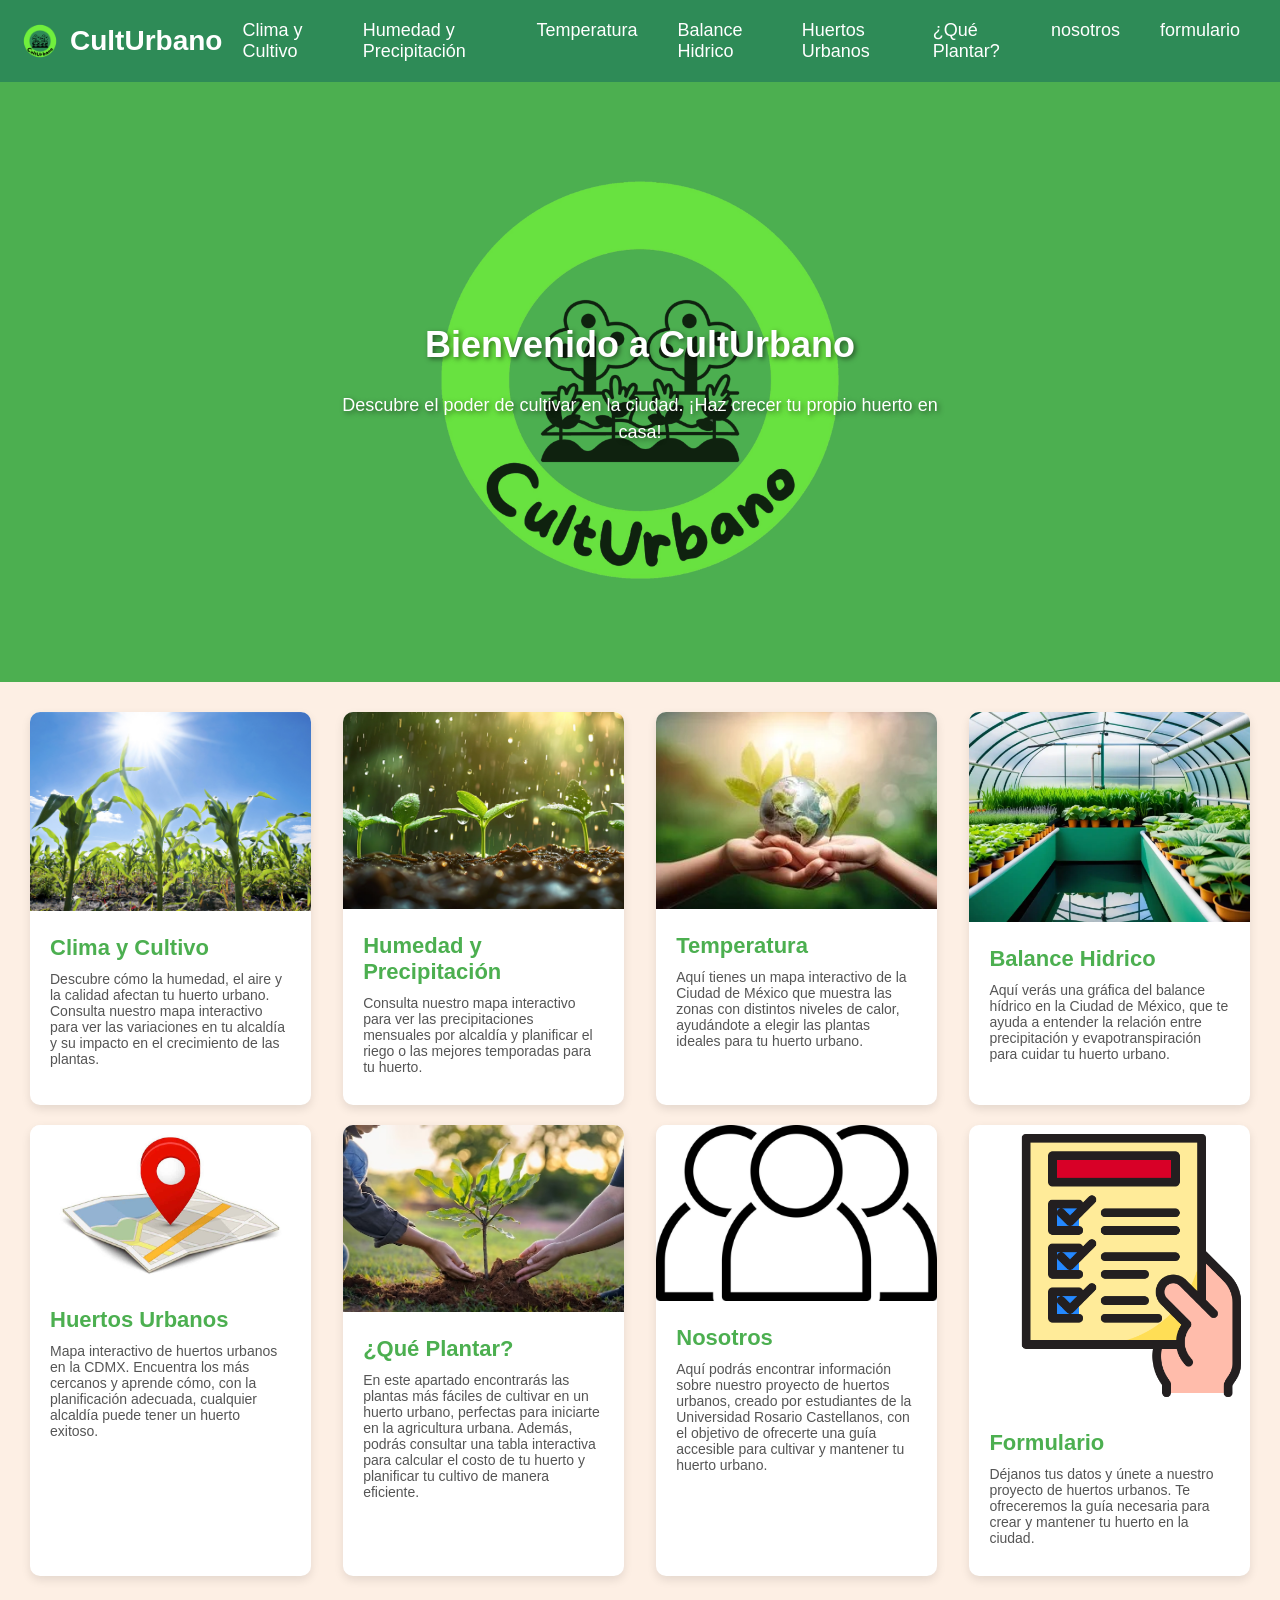
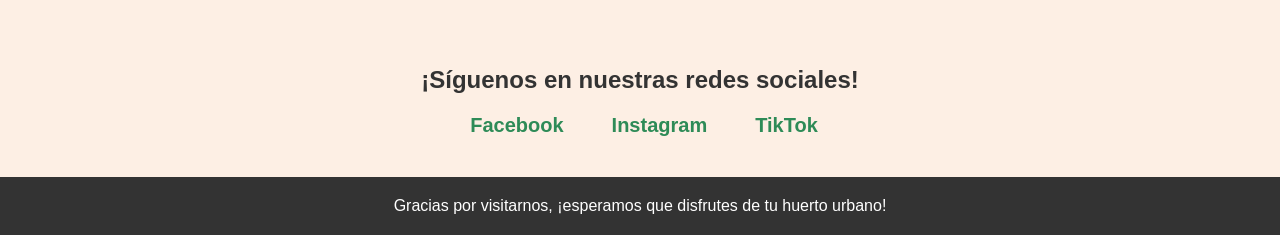
<file: PAGINA HTML Y CSS/HTML/index.html>
<!DOCTYPE html>
<html lang="es">
<head>
    <meta charset="UTF-8">
    <meta name="viewport" content="width=device-width, initial-scale=1.0">
    <title>CultUrbano</title>
    <link rel="stylesheet" href="aaindex.css">
</head>
<body>

    <!-- Barra de navegación -->
    <header>
        <nav class="navbar">
            <div class="logo">
                <a href="#">
                    <img src="z2LOGO.png" alt="Logo de URC HUERTOS URBANOS" class="logo-img">
                    <span>CultUrbano</span>
                </a>
            </div>
            <ul class="nav-links">
                <li><a href="2climaycultivo2.html">Clima y Cultivo</a></li>
                <li><a href="3humedad3.html">Humedad y Precipitación</a></li>
                <li><a href="4temperatura4.html">Temperatura</a></li>
                <li><a href="5balancehidrico5.html">Balance Hidrico</a></li>
                <li><a href="6huertoshurbanos.html">Huertos Urbanos</a></li>
                <li><a href="7queplantar7.html">¿Qué Plantar?</a></li>
                <li><a href="8nosotros8.html">nosotros</a></li>
                <li><a href="9formulario9.html">formulario</a></li>
            </ul>
            <div class="menu-toggle" id="menu-toggle">
                <span class="bar"></span>
                <span class="bar"></span>
                <span class="bar"></span>
            </div>
        </nav>
    </header>

    <!-- Imagen de bienvenida -->
    <section class="welcome">
        <div class="welcome-image">
            <img src="z2LOGO.png" alt="Bienvenida a Huertos Urbanos">
        </div>
        <div class="welcome-text">
            <h1>Bienvenido a CultUrbano</h1>
            <p>Descubre el poder de cultivar en la ciudad. ¡Haz crecer tu propio huerto en casa!</p>
        </div>
    </section>

    <!-- Secciones -->
    <div class="sections-container">
        <!-- clima y cultivo -->
        <section class="section-box" id="inicio">
            <div class="box-image">
                <img src="w3cultivo.png" alt="Inicio">
            </div>
            <div class="box-content">
                <h2><a href="2climaycultivo2.html">Clima y Cultivo</a></h2>
                <p>
                    Descubre cómo la humedad, el aire y la calidad afectan tu huerto urbano. Consulta nuestro mapa interactivo para ver las variaciones en tu alcaldía y su impacto en el crecimiento de las plantas.</p>
            </div>
        </section>

        <!-- Humedad y Precipitación -->
        <section class="section-box" id="beneficios">
            <div class="box-image">
                <img src="w2humedad.png" alt="Beneficios">
            </div>
            <div class="box-content">
                <h2><a href="3humedad3.html">Humedad y Precipitación</a></h2>
                <p> 
                    Consulta nuestro mapa interactivo para ver las precipitaciones mensuales por alcaldía y planificar el riego o las mejores temporadas para tu huerto.</p>
            </div>
        </section>

        <!-- temperatura -->
        <section class="section-box" id="temperatura">
            <div class="box-image">
                <img src="w4temperatura.png" alt="temperatura">
            </div>
            <div class="box-content">
                <h2><a href="4temperatura4.html">Temperatura</a></h2>
                <p>
                    Aquí tienes un mapa interactivo de la Ciudad de México que muestra las zonas con distintos niveles de calor, ayudándote a elegir las plantas ideales para tu huerto urbano.</p>
            </div>
        </section>

        <!-- balance hidrico -->
        <section class="section-box" id="balance hidrico">
            <div class="box-image">
                <img src="w5balance.png" alt="balance hidrico">
            </div>
            <div class="box-content">
                <h2><a href="5balancehidrico5.html">Balance Hidrico</a></h2>
                <p>Aquí verás una gráfica del balance hídrico en la Ciudad de México, que te ayuda a entender la relación entre precipitación y evapotranspiración para cuidar tu huerto urbano.</p>
            </div>
        </section>

        <!-- huertos urbanos  -->
        <section class="section-box" id="huertos urbanos">
            <div class="box-image">
                <img src="w6ubicacion.png" alt="huertos urbanos">
            </div>
            <div class="box-content">
                <h2><a href="6huertoshurbanos.html">Huertos Urbanos</a></h2>
                <p>Mapa interactivo de huertos urbanos en la CDMX. Encuentra los más cercanos y aprende cómo, con la planificación adecuada, cualquier alcaldía puede tener un huerto exitoso.</p>
            </div>
        </section>

        <!-- ¿que pantar?-->
        <section class="section-box" id="que plantar">
            <div class="box-image">
                <img src="w7queplantar.png" alt="que plantar">
            </div>
            <div class="box-content">
                <h2><a href="7queplantar7.html">¿Qué Plantar?</a></h2>
                <p>En este apartado encontrarás las plantas más fáciles de cultivar en un huerto urbano, perfectas para iniciarte en la agricultura urbana. Además, podrás consultar una tabla interactiva para calcular el costo de tu huerto y planificar tu cultivo de manera eficiente.</p>
            </div>
        </section>

        <!-- nosotros -->
        <section class="section-box" id="nosotros">
            <div class="box-image">
                <img src="w8nosotros.png" alt="nosotros">
            </div>
            <div class="box-content">
                <h2><a href="8nosotros8.html">Nosotros</a></h2>
                <p>Aquí podrás encontrar información sobre nuestro proyecto de huertos urbanos, creado por estudiantes de la Universidad Rosario Castellanos, con el objetivo de ofrecerte una guía accesible para cultivar y mantener tu huerto urbano.</p>
            </div>
        </section>

        <!-- formulario -->
        <section class="section-box" id="Formulario">
            <div class="box-image">
                <img src="w10fondofor.png" alt="formulario">
            </div>
            <div class="box-content">
                <h2><a href="9formulario9.html">Formulario</a></h2>
                <p>Déjanos tus datos y únete a nuestro proyecto de huertos urbanos. Te ofreceremos la guía necesaria para crear y mantener tu huerto en la ciudad.</p>
            </div>
        </section>
    </div>

<!-- Redes Sociales -->
<section class="socials">
    <h2>¡Síguenos en nuestras redes sociales!</h2>
    <div class="social-icons">
        <a href="https://www.facebook.com/share/19fzF3QLQb/" target="_blank" class="social-icon">
            <i class="fab fa-facebook"></i> Facebook
        </a>
        <a href="https://www.instagram.com/cult.urbano/profilecard/?igsh=NW1odTZrNXhubW9i" target="_blank" class="social-icon">
            <i class="fab fa-instagram"></i> Instagram
        </a>
        <a href="https://www.tiktok.com/@cult.urbano?_t=8rh2OTpBUlc&_r=1" target="_blank" class="social-icon">
            <i class="fab fa-tiktok"></i> TikTok
        </a>
    </div>
</section>

    <!-- Agradecimiento -->
    <footer>
        <p>Gracias por visitarnos, ¡esperamos que disfrutes de tu huerto urbano!</p>
    </footer>

    <script>
        // JavaScript para menú de navegación en dispositivos móviles
        const menuToggle = document.getElementById('menu-toggle');
        const navLinks = document.querySelector('.nav-links');

        menuToggle.addEventListener('click', () => {
            navLinks.classList.toggle('active');
        });
    </script>

</body>
</html>
</file>
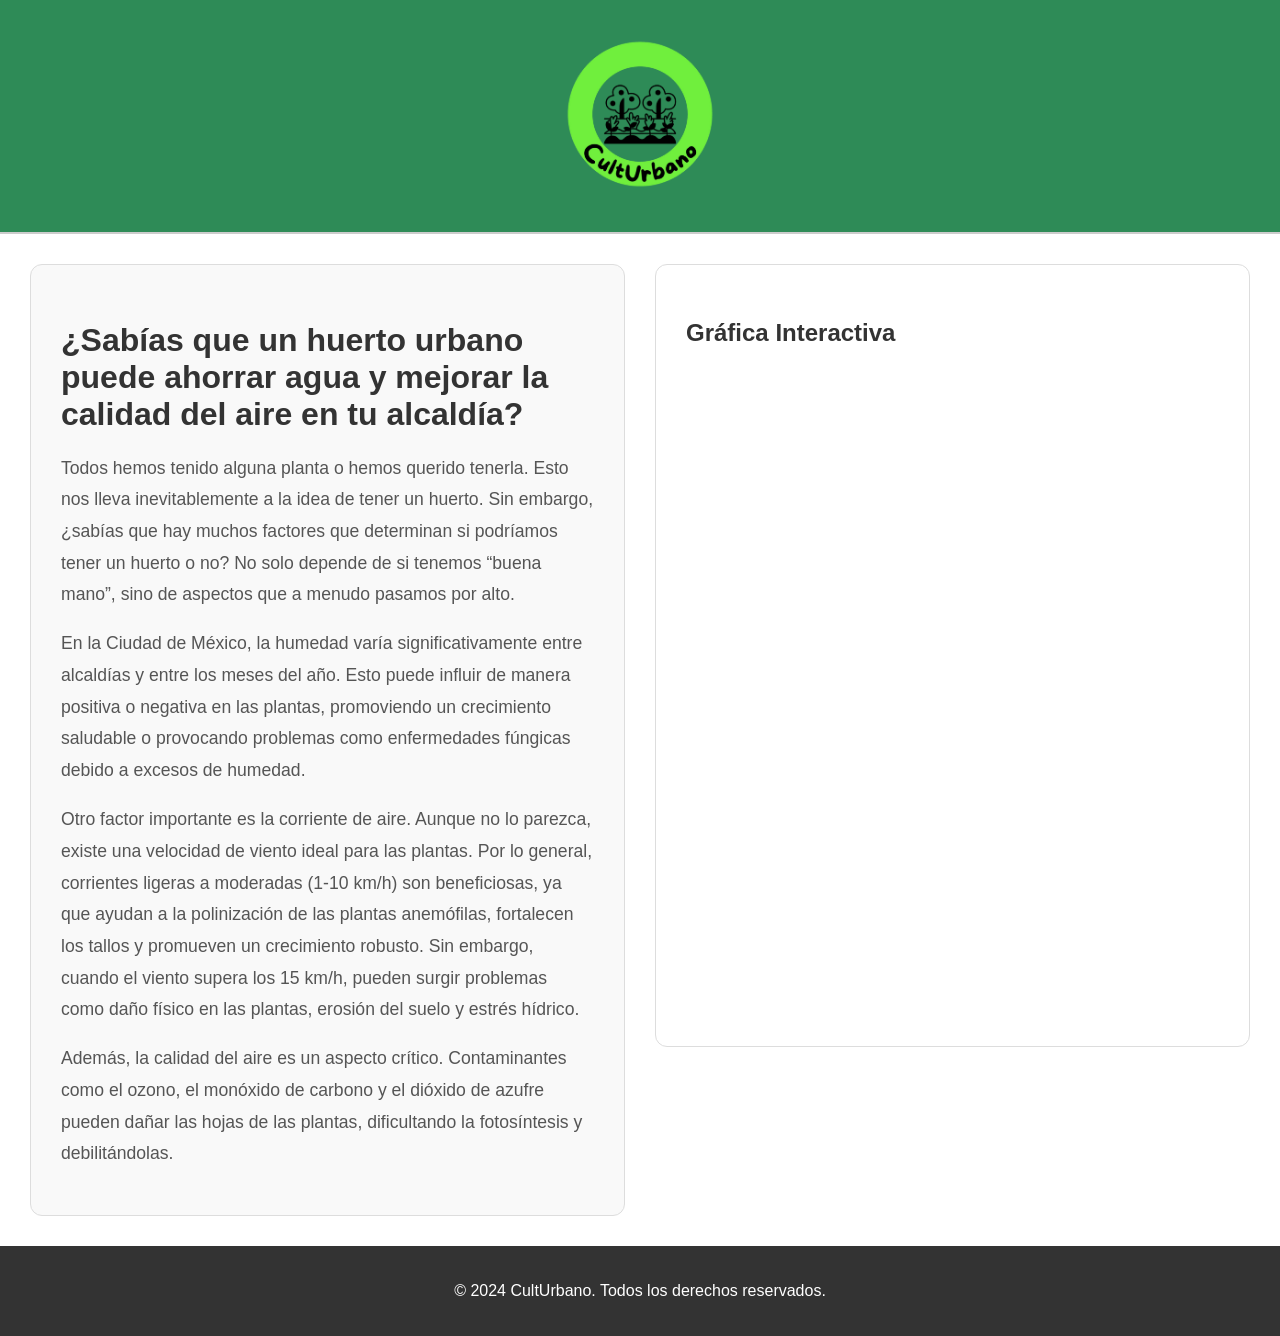
<file: PAGINA HTML Y CSS/HTML/2climaycultivo2.html>
<!DOCTYPE html>
<html lang="es">
<head>
    <meta charset="UTF-8">
    <meta name="viewport" content="width=device-width, initial-scale=1.0">
    <title>Clima y Cultivo</title>
    <link rel="stylesheet" href="aclimaycultivo.css">
</head>
<body>
    <header>
        <div class="logo-container">
            <a href="index.html">
                <img src="z2LOGO.png" alt="Logo Huerto" class="logo">
            </a>
        </div>
    </header>
    <main class="clima-cultivo">
        <div class="content-container">
            <section class="resumen">
                <h2>¿Sabías que un huerto urbano puede ahorrar agua y mejorar la calidad del aire en tu alcaldía?</h2>
                <p>Todos hemos tenido alguna planta o hemos querido tenerla. Esto nos lleva inevitablemente a la idea de tener un huerto. Sin embargo, ¿sabías que hay muchos factores que determinan si podríamos tener un huerto o no? No solo depende de si tenemos “buena mano”, sino de aspectos que a menudo pasamos por alto.</p>
                <p>En la Ciudad de México, la humedad varía significativamente entre alcaldías y entre los meses del año. Esto puede influir de manera positiva o negativa en las plantas, promoviendo un crecimiento saludable o provocando problemas como enfermedades fúngicas debido a excesos de humedad.</p>
                <p>Otro factor importante es la corriente de aire. Aunque no lo parezca, existe una velocidad de viento ideal para las plantas. Por lo general, corrientes ligeras a moderadas (1-10 km/h) son beneficiosas, ya que ayudan a la polinización de las plantas anemófilas, fortalecen los tallos y promueven un crecimiento robusto. Sin embargo, cuando el viento supera los 15 km/h, pueden surgir problemas como daño físico en las plantas, erosión del suelo y estrés hídrico.</p>
                <p>Además, la calidad del aire es un aspecto crítico. Contaminantes como el ozono, el monóxido de carbono y el dióxido de azufre pueden dañar las hojas de las plantas, dificultando la fotosíntesis y debilitándolas.</p>
            </section>
            <section class="grafica">
                <h3>Gráfica Interactiva</h3>
                <iframe title="PROMEDIO CLIMA CDMX" width="100%" height="500" src="https://app.powerbi.com/view?r=eyJrIjoiYzliNmU5ZTctMGZhMC00NGJmLWI4Y2ItZmYzYjJlZWI4OTRjIiwidCI6ImY2YjliNmRjLWVjYWYtNDNkZi1hMTljLWRjMDg0NGZjZmZmMSJ9" frameborder="0" allowfullscreen="true"></iframe>
            </section>
        </div>
    </main>
    <footer class="footer">
        <p>© 2024 CultUrbano. Todos los derechos reservados.</p>
    </footer>
</body>
</html>
</file>
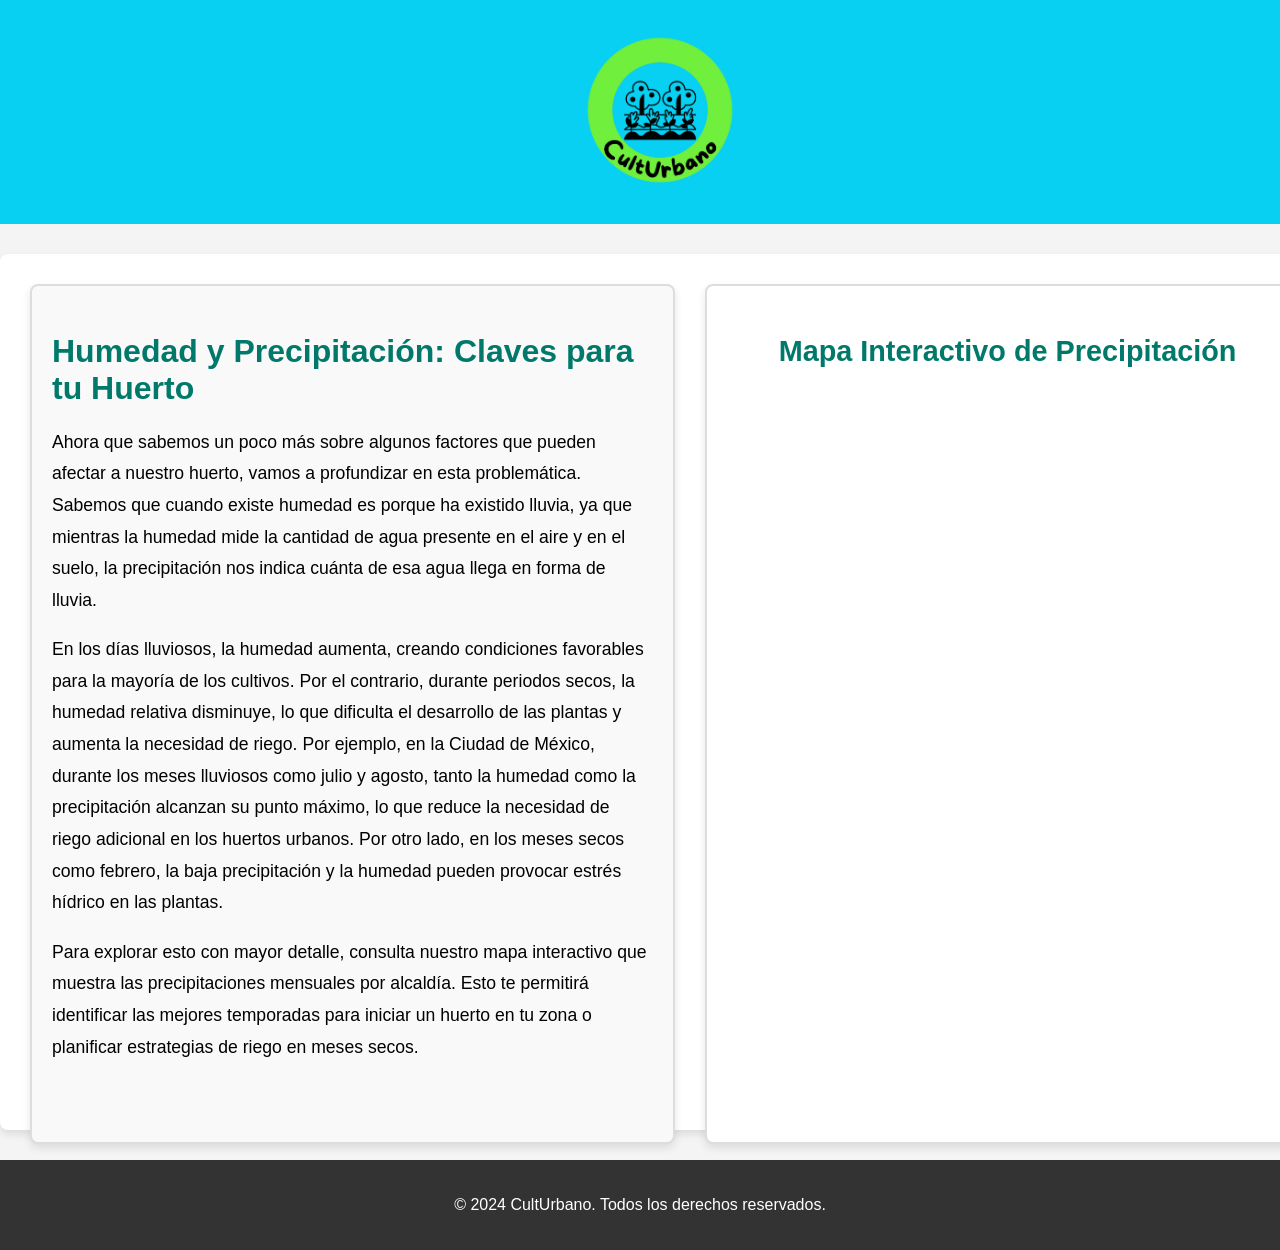
<file: PAGINA HTML Y CSS/HTML/3humedad3.html>
<!DOCTYPE html>
<html lang="es">
<head>
    <meta charset="UTF-8">
    <meta name="viewport" content="width=device-width, initial-scale=1.0">
    <title>Humedad y Precipitación</title>
    <link rel="stylesheet" href="bhumedad.css">
</head>
<body>
    <header>
        <div class="logo-container">
            <a href="segunda-pagina.html">
                <img src="z2LOGO.png" alt="Logo Precipitación" class="logo">
            </a>
        </div>
    </header>
    <main class="content-container">
        <section class="resumen">
            <h2>Humedad y Precipitación: Claves para tu Huerto</h2>
            <p>
                Ahora que sabemos un poco más sobre algunos factores que pueden afectar a nuestro huerto, 
                vamos a profundizar en esta problemática. Sabemos que cuando existe humedad es porque ha existido lluvia, 
                ya que mientras la humedad mide la cantidad de agua presente en el aire y en el suelo, la precipitación 
                nos indica cuánta de esa agua llega en forma de lluvia.
            </p>
            <p>
                En los días lluviosos, la humedad aumenta, creando condiciones favorables para la mayoría de los cultivos. 
                Por el contrario, durante periodos secos, la humedad relativa disminuye, lo que dificulta el desarrollo de 
                las plantas y aumenta la necesidad de riego. Por ejemplo, en la Ciudad de México, durante los meses lluviosos 
                como julio y agosto, tanto la humedad como la precipitación alcanzan su punto máximo, lo que reduce la necesidad 
                de riego adicional en los huertos urbanos. Por otro lado, en los meses secos como febrero, la baja precipitación 
                y la humedad pueden provocar estrés hídrico en las plantas.
            </p>
            <p>
                Para explorar esto con mayor detalle, consulta nuestro mapa interactivo que muestra las precipitaciones mensuales 
                por alcaldía. Esto te permitirá identificar las mejores temporadas para iniciar un huerto en tu zona o planificar 
                estrategias de riego en meses secos.
            </p>
        </section>
        <section class="grafica">
            <h3>Mapa Interactivo de Precipitación</h3>
            <iframe title="PROMEDIO PRECIPITACION" 
                    src="https://app.powerbi.com/view?r=eyJrIjoiMTczMzUyOTAtNDc2MC00ZGYxLThjMDAtODhjYWY5YzBjYjI4IiwidCI6ImY2YjliNmRjLWVjYWYtNDNkZi1hMTljLWRjMDg0NGZjZmZmMSJ9" 
                    allowfullscreen>
            </iframe>
        </section>
    </main>
    <footer class="footer">
        <p>© 2024 CultUrbano. Todos los derechos reservados.</p>
    </footer>
</body>
</html>
</file>
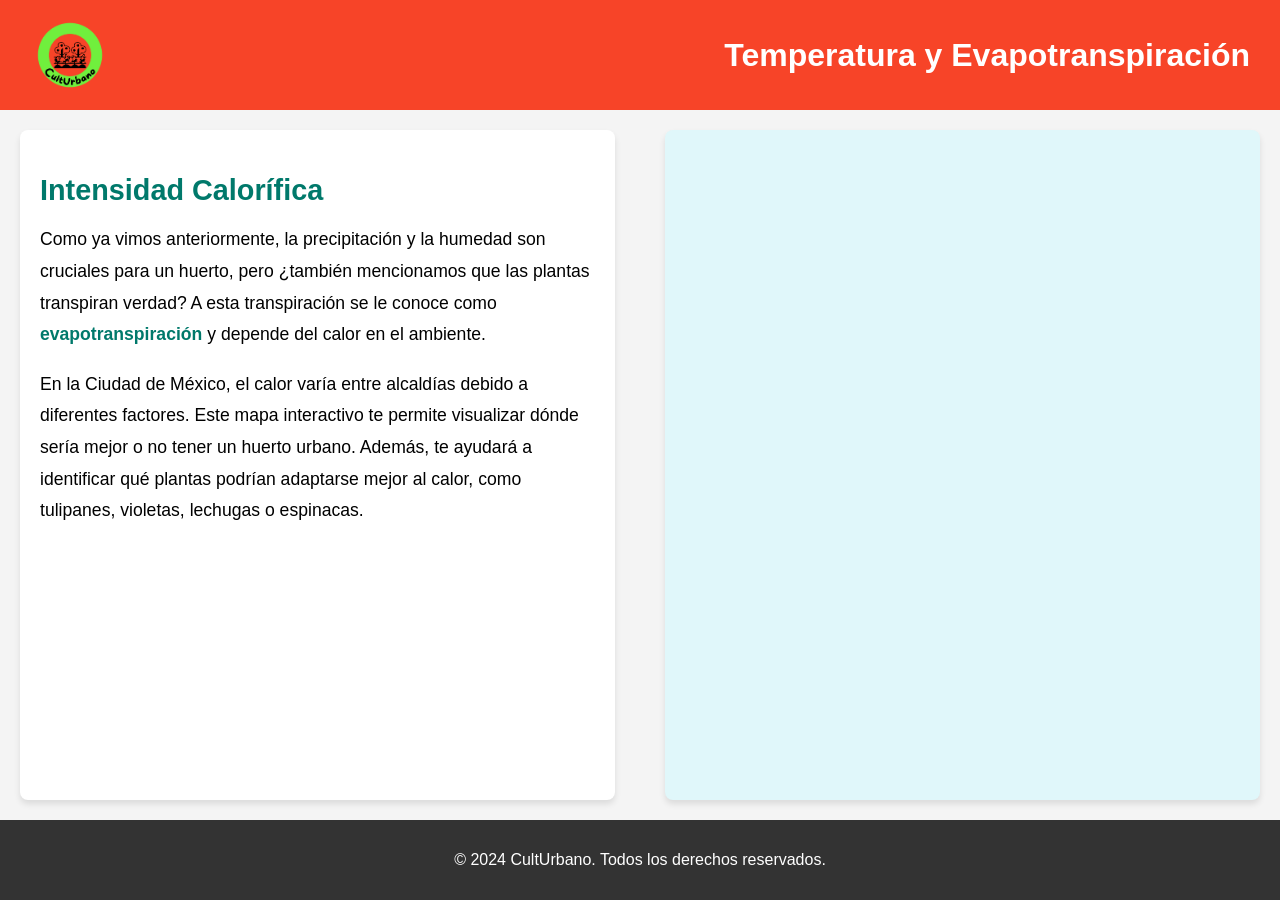
<file: PAGINA HTML Y CSS/HTML/4temperatura4.html>
<!DOCTYPE html>
<html lang="es">
<head>
    <meta charset="UTF-8">
    <meta name="viewport" content="width=device-width, initial-scale=1.0">
    <title>Temperatura y Evapotranspiración</title>
    <link rel="stylesheet" href="ctemperatura.css">
</head>
<body>
    <header class="header">
        <img src="z2LOGO.png" alt="Logo Huerto Urbano" class="logo">
        <h1>Temperatura y Evapotranspiración</h1>
    </header>

    <section class="content">
        <!-- Resumen textual -->
        <div class="text-section">
            <h2>Intensidad Calorífica</h2>
            <p>
                Como ya vimos anteriormente, la precipitación y la humedad son cruciales para un huerto, pero ¿también mencionamos que las plantas transpiran verdad? A esta transpiración se le conoce como <strong>evapotranspiración</strong> y depende del calor en el ambiente.
            </p>
            <p>
                En la Ciudad de México, el calor varía entre alcaldías debido a diferentes factores. Este mapa interactivo te permite visualizar dónde sería mejor o no tener un huerto urbano. Además, te ayudará a identificar qué plantas podrían adaptarse mejor al calor, como tulipanes, violetas, lechugas o espinacas.
            </p>
        </div>

        <!-- Mapa interactivo -->
        <div class="map-container">
            <iframe 
                title="INTENSIDAD CALORÍFICA" 
                src="https://app.powerbi.com/view?r=eyJrIjoiNGNiMDAwNDAtZGFjZi00Y2M3LTk0NDQtZGQyMTI1YWJhYWRlIiwidCI6ImY2YjliNmRjLWVjYWYtNDNkZi1hMTljLWRjMDg0NGZjZmZmMSJ9" 
                allowfullscreen>
            </iframe>
        </div>
    </section>

    <footer class="footer">
        <p>© 2024 CultUrbano. Todos los derechos reservados.</p>
    </footer>
</body>
</html>
</file>
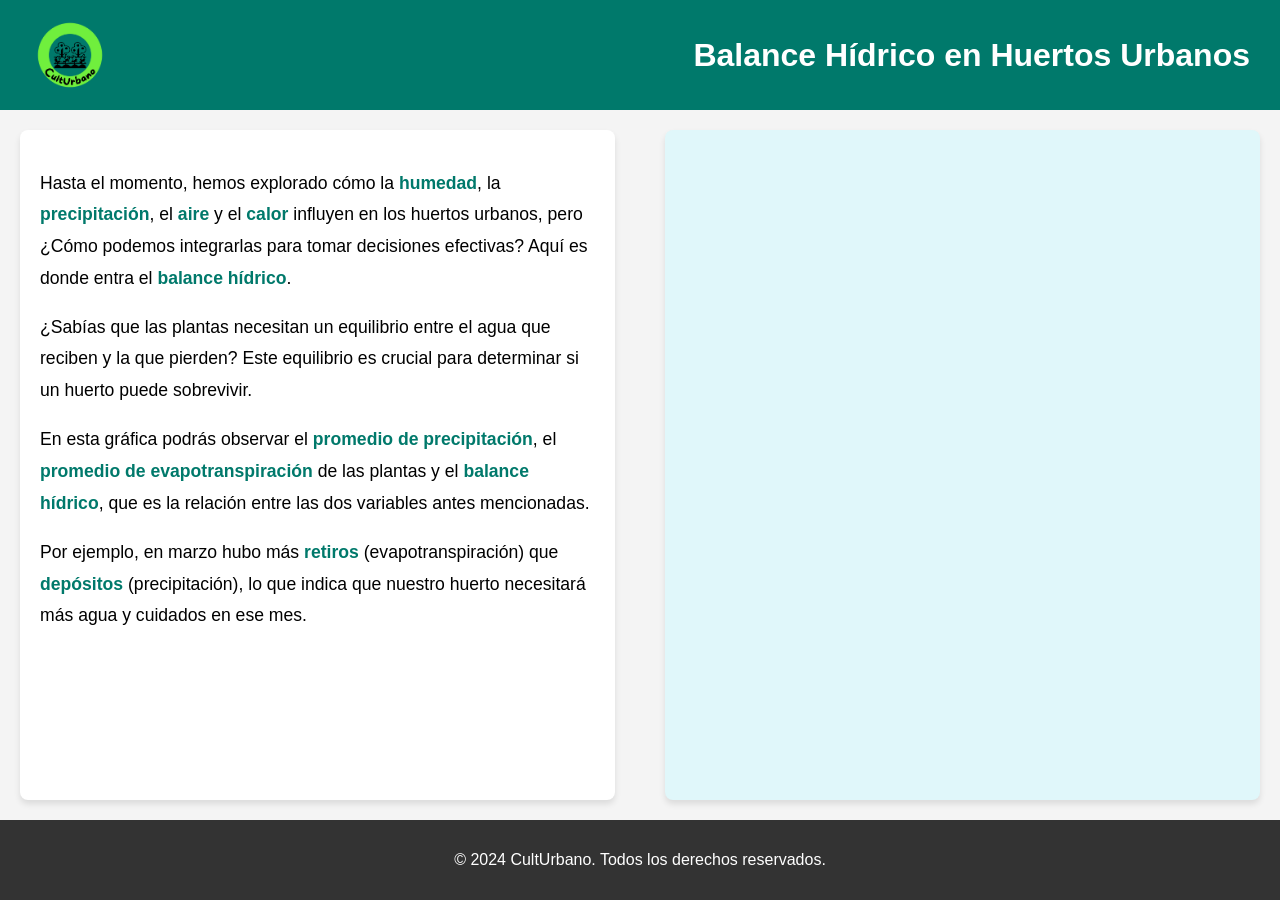
<file: PAGINA HTML Y CSS/HTML/5balancehidrico5.html>
<!DOCTYPE html>
<html lang="es">
<head>
    <meta charset="UTF-8">
    <meta name="viewport" content="width=device-width, initial-scale=1.0">
    <title>Balance Hídrico</title>
    <link rel="stylesheet" href="dbalancehidrico.css"
<body>
    <header class="header">
        <img src="z2LOGO.png" alt="Logo del Proyecto" class="logo">
        <h1>Balance Hídrico en Huertos Urbanos</h1>
    </header>

    <main class="content">
        <!-- Texto descriptivo -->
        <div class="text-section">
            <p>
                Hasta el momento, hemos explorado cómo la <strong>humedad</strong>, la <strong>precipitación</strong>, el <strong>aire</strong> y el <strong>calor</strong> influyen en los huertos urbanos, pero ¿Cómo podemos integrarlas para tomar decisiones efectivas? Aquí es donde entra el <strong>balance hídrico</strong>.
            </p>
            <p>
                ¿Sabías que las plantas necesitan un equilibrio entre el agua que reciben y la que pierden? Este equilibrio es crucial para determinar si un huerto puede sobrevivir.
            </p>
            <p>
                En esta gráfica podrás observar el <strong>promedio de precipitación</strong>, el <strong>promedio de evapotranspiración</strong> de las plantas y el <strong>balance hídrico</strong>, que es la relación entre las dos variables antes mencionadas.
            </p>
            <p>
                Por ejemplo, en marzo hubo más <strong>retiros</strong> (evapotranspiración) que <strong>depósitos</strong> (precipitación), lo que indica que nuestro huerto necesitará más agua y cuidados en ese mes.
            </p>
        </div>

        <!-- Mapa interactivo -->
        <div class="map-container">
            <iframe 
                title="BALANCE HIDRICO" 
                src="https://app.powerbi.com/view?r=eyJrIjoiNDYxYjA2NzItOTk2NC00ZDIzLTg1MzUtMzZlYThkZDI5YTlkIiwidCI6ImY2YjliNmRjLWVjYWYtNDNkZi1hMTljLWRjMDg0NGZjZmZmMSJ9" 
                allowfullscreen>
            </iframe>
        </div>
    </main>

    <footer class="footer">
        <p>© 2024 CultUrbano. Todos los derechos reservados.</p>
    </footer>
</body>
</html>
</file>
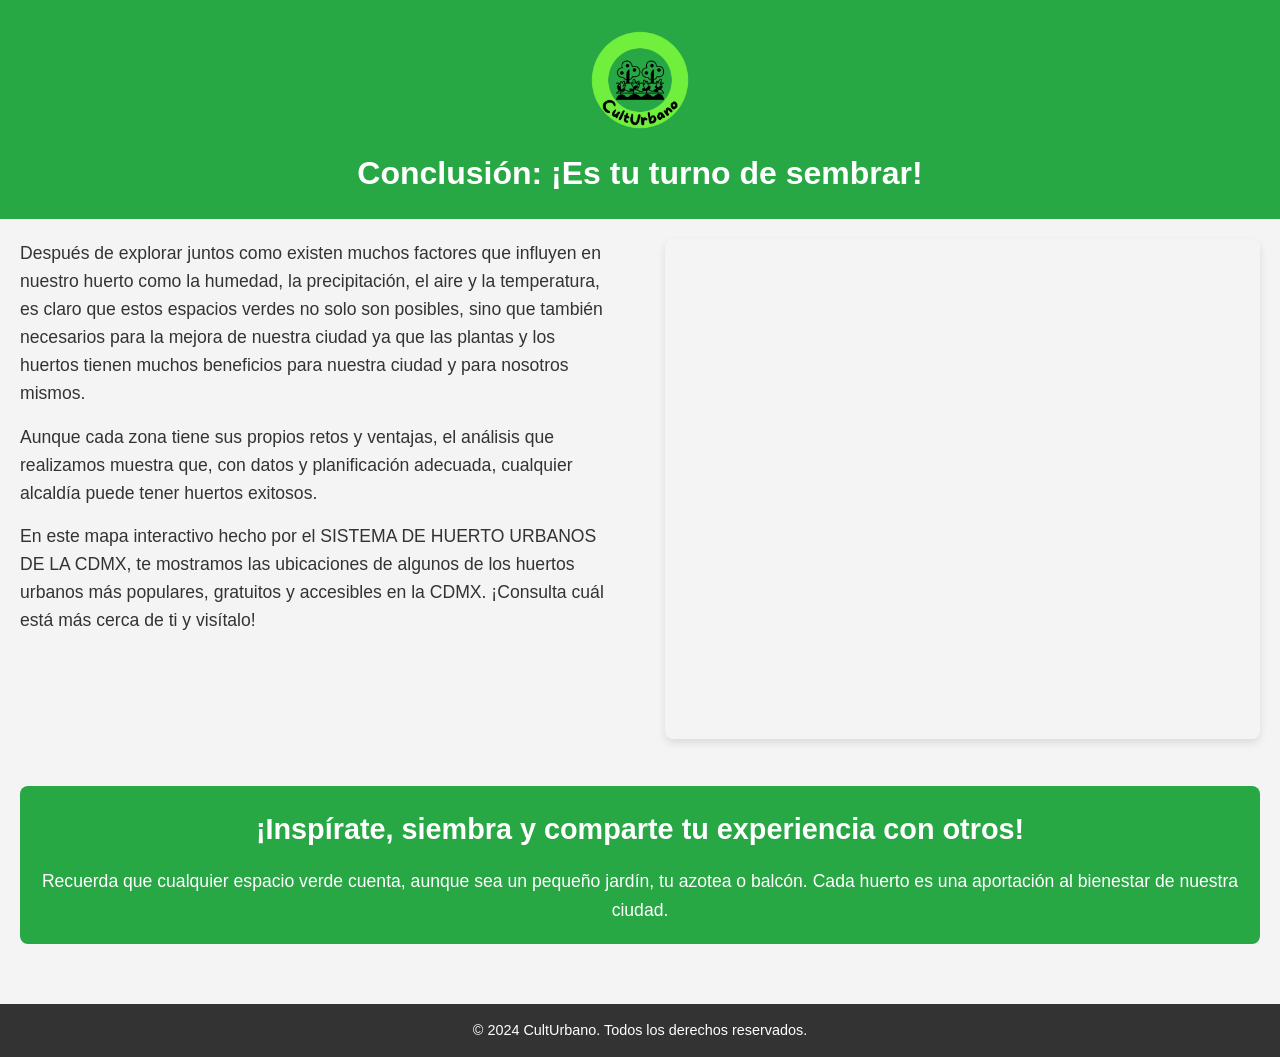
<file: PAGINA HTML Y CSS/HTML/6huertoshurbanos.html>
<!DOCTYPE html>
<html lang="es">
<head>
    <meta charset="UTF-8">
    <meta name="viewport" content="width=device-width, initial-scale=1.0">
    <title>Huertos Urbanos - Conclusión</title>
    <link rel="stylesheet" href="ehuertosurbanos.css">
</head>
<body>
    <header>
        <div class="logo">
            <img src="z2LOGO.png" alt="Logo Huertos Urbanos">
        </div>
        <h1>Conclusión: ¡Es tu turno de sembrar!</h1>
    </header>
    <main>
        <section class="content-map-container">
            <section class="content">
                <p>
                    Después de explorar juntos como existen muchos factores que influyen en nuestro huerto como la humedad, la precipitación, el aire y la temperatura, es claro que estos espacios verdes no solo son posibles, sino que también necesarios para la mejora de nuestra ciudad ya que las plantas y los huertos tienen muchos beneficios para nuestra ciudad y para nosotros mismos.
                </p>
                <p>
                    Aunque cada zona tiene sus propios retos y ventajas, el análisis que realizamos muestra que, con datos y planificación adecuada, cualquier alcaldía puede tener huertos exitosos.
                </p>
                <p>
                    En este mapa interactivo hecho por el SISTEMA DE HUERTO URBANOS DE LA CDMX, te mostramos las ubicaciones de algunos de los huertos urbanos más populares, gratuitos y accesibles en la CDMX. ¡Consulta cuál está más cerca de ti y visítalo!
                </p>
            </section>
            <section class="mapa">
                <iframe 
                    src="https://www.google.com/maps/d/embed?mid=1cxdxyGRnk6rvouIUPZhq1LivvwKduME&ehbc=2E312F" 
                    width="100%" 
                    height="500" 
                    frameborder="0" 
                    allowfullscreen>
                </iframe>
            </section>
        </section>
        <section class="cta">
            <h2>¡Inspírate, siembra y comparte tu experiencia con otros!</h2>
            <p>Recuerda que cualquier espacio verde cuenta, aunque sea un pequeño jardín, tu azotea o balcón. Cada huerto es una aportación al bienestar de nuestra ciudad.</p>
        </section>
    </main>
    <footer>
        <p>&copy; 2024 CultUrbano. Todos los derechos reservados.</p>
    </footer>
</body>
</html>
</file>
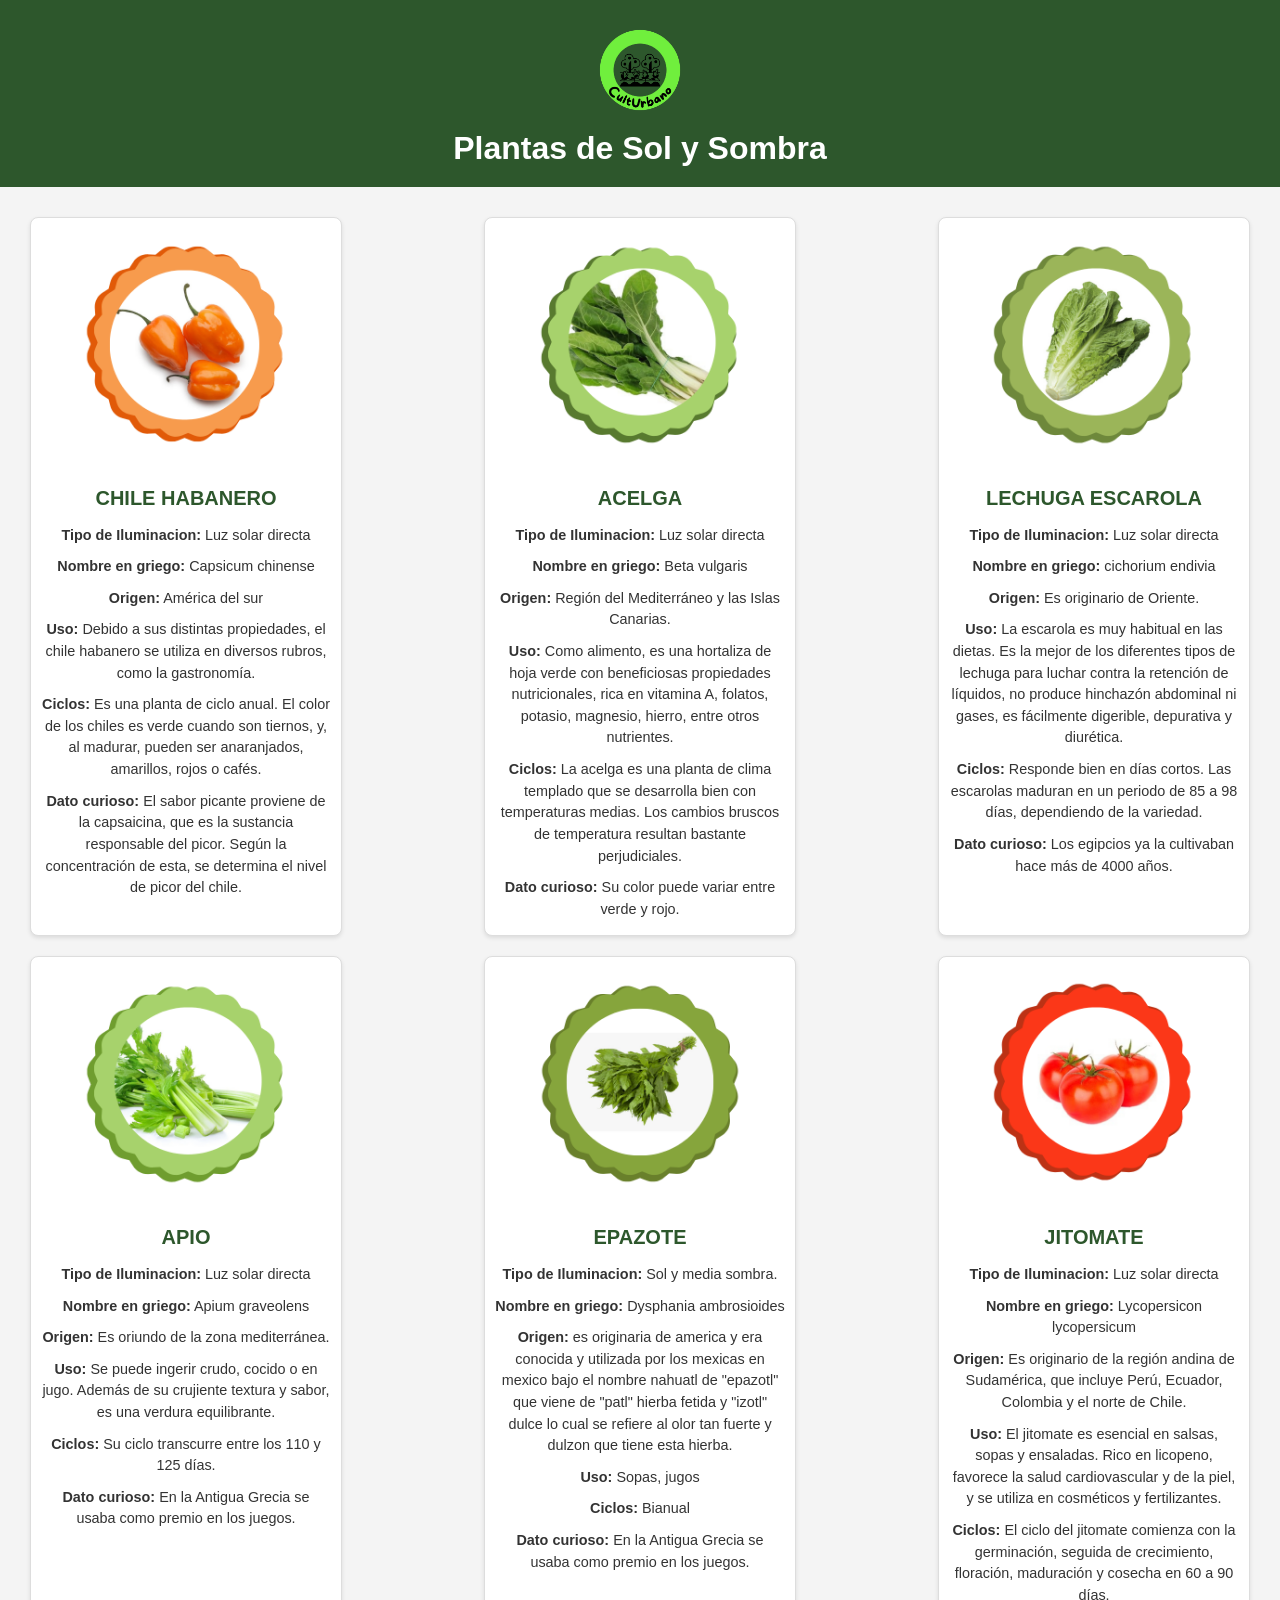
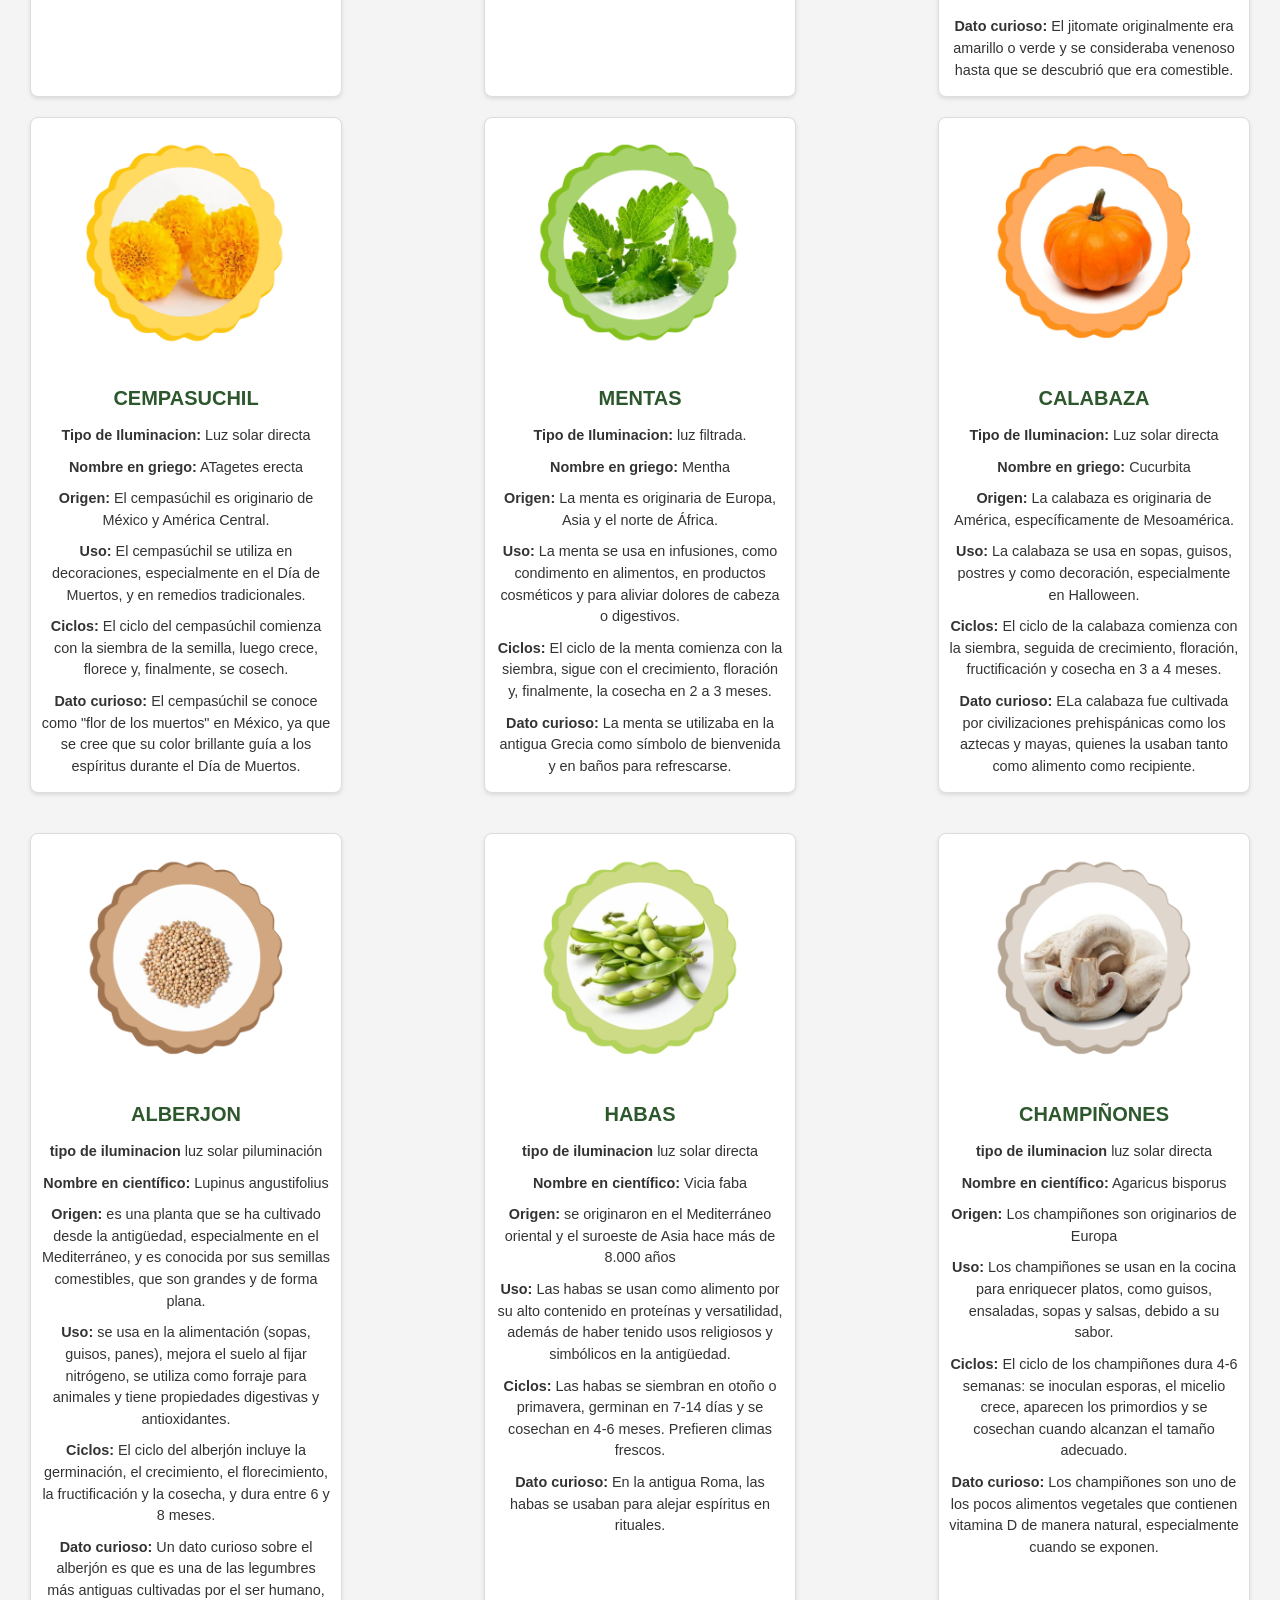
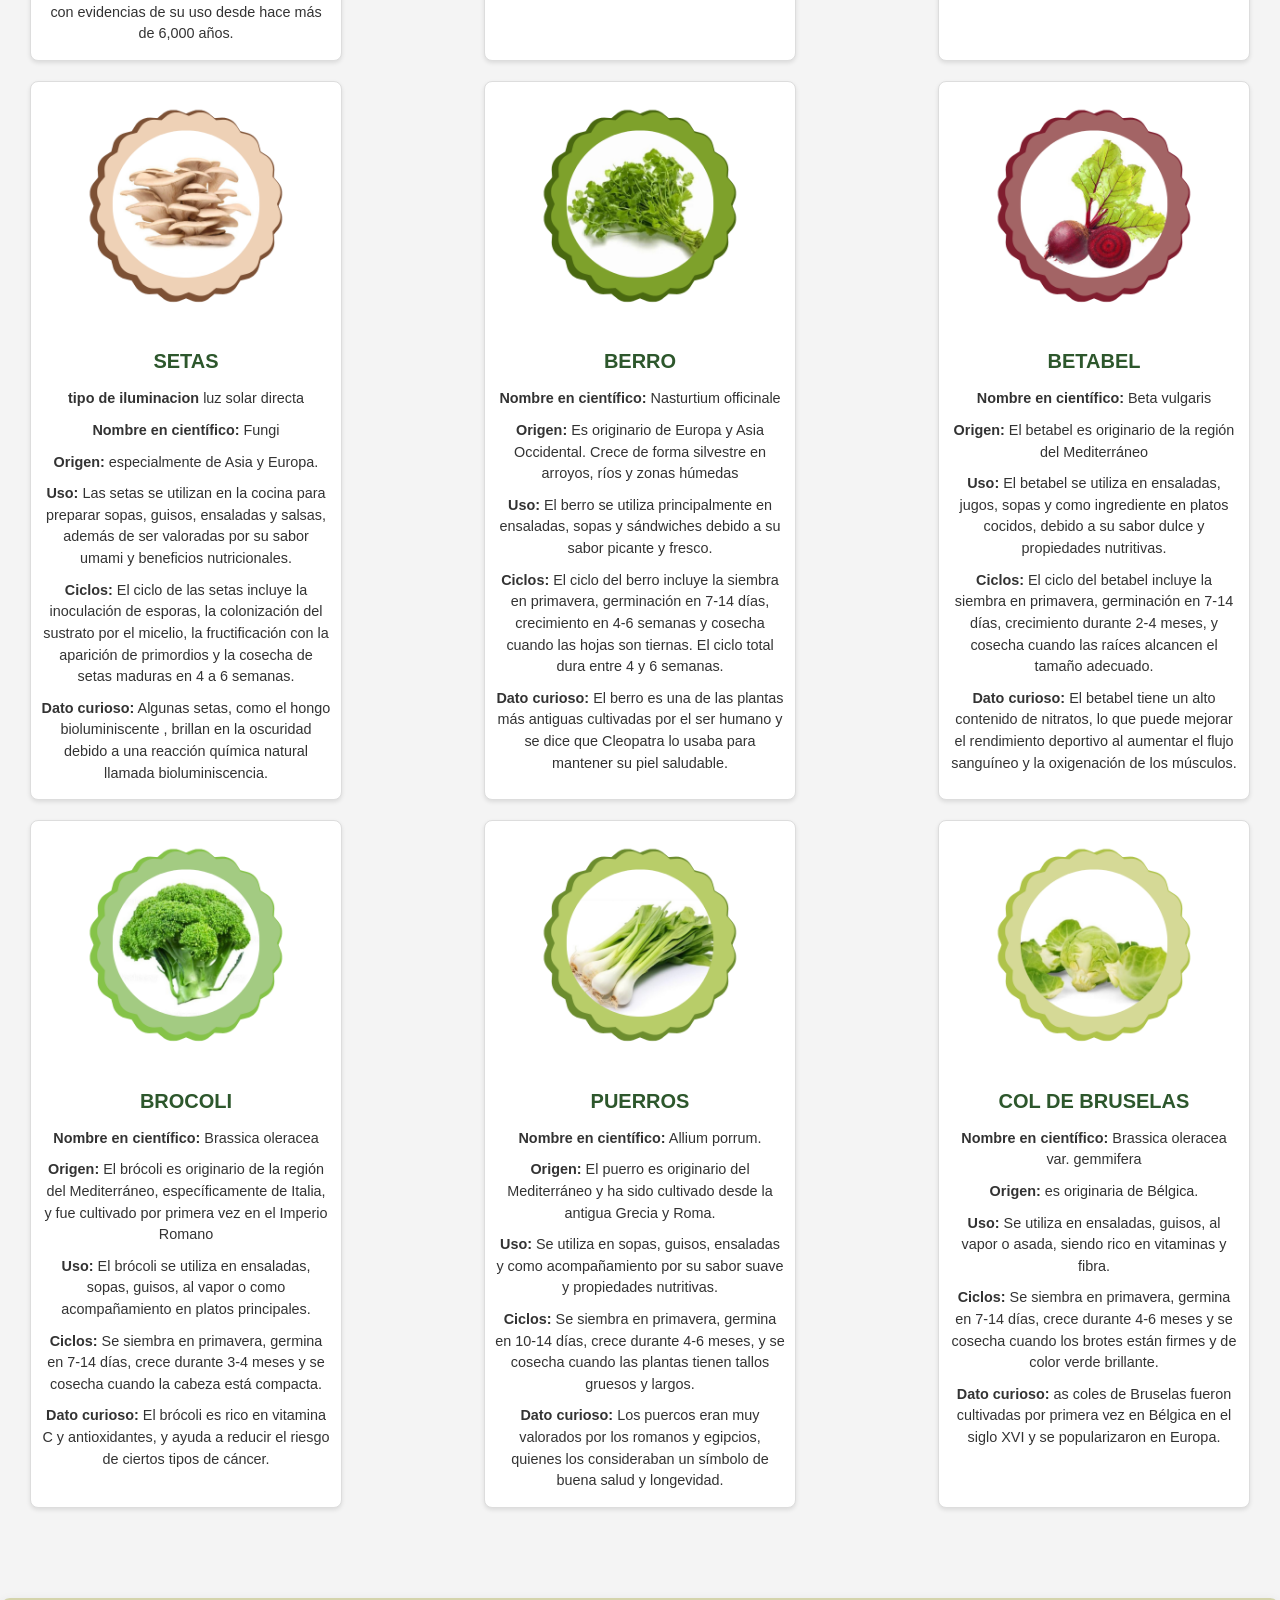
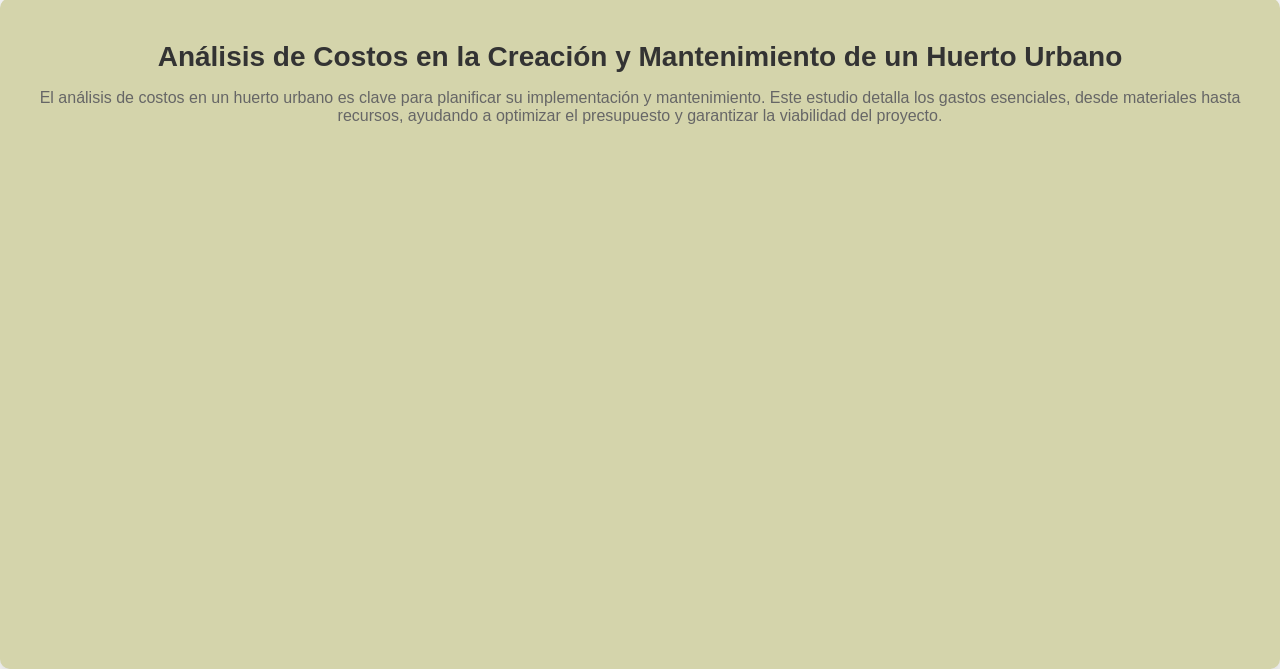
<file: PAGINA HTML Y CSS/HTML/7queplantar7.html>
<!DOCTYPE html>
<html lang="es">
<head>
    <meta charset="UTF-8">
    <meta name="viewport" content="width=device-width, initial-scale=1.0">
    <title>Plantas de Sol y Sombra</title>
    <link rel="stylesheet" href="fqueplantar.css">
</head>
<body>
    <header>
        <div class="logo">
            <img src="z2LOGO.png" alt="Logo de Huertos Urbanos">
        </div>
        <h1>Plantas de Sol y Sombra</h1>
    </header>

    <main>
        <section class="plantas">
            <div class="fila">
                <article class="planta">
                    <img src="z4habanero.png" alt="Chile Habanero">
                    <h2>CHILE HABANERO</h2>
                    <p><strong>Tipo de Iluminacion:</strong> Luz solar directa</p>
                    <p><strong>Nombre en griego:</strong> Capsicum chinense</p>
                    <p><strong>Origen:</strong> América del sur</p>
                    <p><strong>Uso:</strong> Debido a sus distintas propiedades, el chile habanero se utiliza en diversos rubros, como la gastronomía.</p>
                    <p><strong>Ciclos:</strong>
                        Es una planta de ciclo anual. El color de los chiles es verde cuando son tiernos, y, al madurar, pueden ser anaranjados, amarillos, rojos o cafés.</p>
                    <p><strong>Dato curioso:</strong> El sabor picante proviene de la capsaicina, que es la sustancia responsable del picor. Según la concentración de esta, se determina el nivel de picor del chile.</p>
                </article>
                <article class="planta">
                    <img src="z5acelga.png" alt="Acelga">
                    <b><h2>ACELGA</h2></b>
                    <p><strong>Tipo de Iluminacion:</strong> Luz solar directa</p>
                    <p><strong>Nombre en griego:</strong> Beta vulgaris</p>
                    <p><strong>Origen:</strong> Región del Mediterráneo y las Islas Canarias.</p>
                    <p><strong>Uso:</strong> 
                        Como alimento, es una hortaliza de hoja verde con beneficiosas propiedades nutricionales, rica en vitamina A, folatos, potasio, magnesio, hierro, entre otros nutrientes.</p>
                    <p><strong>Ciclos:</strong> 
                        La acelga es una planta de clima templado que se desarrolla bien con temperaturas medias. Los cambios bruscos de temperatura resultan bastante perjudiciales.</p>
                    <p><strong>Dato curioso:</strong> Su color puede variar entre verde y rojo.</p>
                </article>
                <article class="planta">
                    <img src="z6lechuga.png" alt="Lechuga">
                    <h2>LECHUGA ESCAROLA</h2>
                    <p><strong>Tipo de Iluminacion:</strong> Luz solar directa</p>
                    <p><strong>Nombre en griego:</strong> cichorium endivia</p>
                    <p><strong>Origen:</strong> Es originario de Oriente.</p>
                    <p><strong>Uso:</strong> La escarola es muy habitual en las dietas. Es la mejor de los diferentes tipos de lechuga para luchar contra la retención de líquidos, no produce hinchazón abdominal ni gases, es fácilmente digerible, depurativa y diurética.</p>
                    <p><strong>Ciclos:</strong> Responde bien en días cortos. Las escarolas maduran en un periodo de 85 a 98 días, dependiendo de la variedad.</p>
                    <p><strong>Dato curioso:</strong> Los egipcios ya la cultivaban hace más de 4000 años.</p>
                </article>
                <article class="planta">
                    <img src="z7apio.png" alt="Apio">
                    <h2>APIO</h2>
                    <p><strong>Tipo de Iluminacion:</strong> Luz solar directa</p>
                    <p><strong>Nombre en griego:</strong> Apium graveolens</p>
                    <p><strong>Origen:</strong> Es oriundo de la zona mediterránea.</p>
                    <p><strong>Uso:</strong> Se puede ingerir crudo, cocido o en jugo. Además de su crujiente textura y sabor, es una verdura equilibrante.</p>
                    <p><strong>Ciclos:</strong> Su ciclo transcurre entre los 110 y 125 días.</p>
                    <p><strong>Dato curioso:</strong> En la Antigua Grecia se usaba como premio en los juegos.</p>
                </article>
                <article class="planta">
                    <img src="z8epazote.png" alt="epazote">
                    <h2>EPAZOTE</h2>
                    <p><strong>Tipo de Iluminacion:</strong>  Sol y media sombra.</p>
                    <p><strong>Nombre en griego:</strong> Dysphania ambrosioides</p>
                    <p><strong>Origen:</strong> es originaria de america y era conocida y utilizada por los mexicas en mexico bajo el nombre nahuatl de "epazotl" que viene de "patl" hierba fetida y "izotl" dulce lo cual se refiere al olor tan fuerte y dulzon que tiene esta hierba.</p>
                    <p><strong>Uso:</strong> Sopas, jugos</p>
                    <p><strong>Ciclos:</strong> Bianual</p>
                    <p><strong>Dato curioso:</strong> En la Antigua Grecia se usaba como premio en los juegos.</p>
                </article>
                <article class="planta">
                    <img src="z9jitomate.png" alt="jitomate">
                    <h2>JITOMATE</h2>
                    <p><strong>Tipo de Iluminacion:</strong> Luz solar directa</p>
                    <p><strong>Nombre en griego:</strong> Lycopersicon lycopersicum</p>
                    <p><strong>Origen:</strong> Es originario de la región andina de Sudamérica, que incluye Perú, Ecuador, Colombia y el norte de Chile. </p>
                    <p><strong>Uso:</strong> 
                        El jitomate es esencial en salsas, sopas y ensaladas. Rico en licopeno, favorece la salud cardiovascular y de la piel, y se utiliza en cosméticos y fertilizantes.</p>
                    <p><strong>Ciclos:</strong> 
                        El ciclo del jitomate comienza con la germinación, seguida de crecimiento, floración, maduración y cosecha en 60 a 90 días.</p>
                    <p><strong>Dato curioso:</strong> El jitomate originalmente era amarillo o verde y se consideraba venenoso hasta que se descubrió que era comestible.</p>
                </article>
                <article class="planta">
                    <img src="z10cempasuchil.png" alt="CEMPASUCHIL">
                    <h2>CEMPASUCHIL</h2>
                    <p><strong>Tipo de Iluminacion:</strong> Luz solar directa</p>
                    <p><strong>Nombre en griego:</strong> ATagetes erecta</p>
                    <p><strong>Origen:</strong> 
                        El cempasúchil es originario de México y América Central.</p>
                    <p><strong>Uso:</strong> 
                        El cempasúchil se utiliza en decoraciones, especialmente en el Día de Muertos, y en remedios tradicionales.</p>
                    <p><strong>Ciclos:</strong> El ciclo del cempasúchil comienza con la siembra de la semilla, luego crece, florece y, finalmente, se cosech.</p>
                    <p><strong>Dato curioso:</strong> 
                        El cempasúchil se conoce como "flor de los muertos" en México, ya que se cree que su color brillante guía a los espíritus durante el Día de Muertos.</p>
                </article>
                <article class="planta">
                    <img src="z11menta.png" alt="menta">
                    <h2>MENTAS</h2>
                    <p><strong>Tipo de Iluminacion:</strong> luz filtrada.</p>
                    <p><strong>Nombre en griego:</strong> Mentha</p>
                    <p><strong>Origen:</strong> 
                        La menta es originaria de Europa, Asia y el norte de África.</p>
                    <p><strong>Uso:</strong> La menta se usa en infusiones, como condimento en alimentos, en productos cosméticos y para aliviar dolores de cabeza o digestivos.</p>
                    <p><strong>Ciclos:</strong> El ciclo de la menta comienza con la siembra, sigue con el crecimiento, floración y, finalmente, la cosecha en 2 a 3 meses.</p>
                    <p><strong>Dato curioso:</strong> La menta se utilizaba en la antigua Grecia como símbolo de bienvenida y en baños para refrescarse.</p>
                </article>
                <article class="planta">
                    <img src="z12calabaza.png" alt="calabaza">
                    <h2>CALABAZA</h2>
                    <p><strong>Tipo de Iluminacion:</strong> Luz solar directa</p>
                    <p><strong>Nombre en griego:</strong> Cucurbita</p>
                    <p><strong>Origen:</strong> 
                        La calabaza es originaria de América, específicamente de Mesoamérica.</p>
                    <p><strong>Uso:</strong> La calabaza se usa en sopas, guisos, postres y como decoración, especialmente en Halloween.</p>
                    <p><strong>Ciclos:</strong> El ciclo de la calabaza comienza con la siembra, seguida de crecimiento, floración, fructificación y cosecha en 3 a 4 meses.</p>
                    <p><strong>Dato curioso:</strong> ELa calabaza fue cultivada por civilizaciones prehispánicas como los aztecas y mayas, quienes la usaban tanto como alimento como recipiente.</p>
                </article>
            </div>
            <!-- Más plantas de sol -->


            <div class="fila">
                <article class="planta">
                    <img src="z13alverjon.png" alt="alberjon">
                    <h2>ALBERJON</h2>
                    <p><strong>tipo de iluminacion</strong> luz solar piluminación</p>
                    <p><strong>Nombre en científico:</strong> Lupinus angustifolius</p>
                    <p><strong>Origen:</strong> es una planta que se ha cultivado desde la antigüedad, especialmente en el Mediterráneo, y es conocida por sus semillas comestibles, que son grandes y de forma plana.</p>
                    <p><strong>Uso:</strong> se usa en la alimentación (sopas, guisos, panes), mejora el suelo al fijar nitrógeno, se utiliza como forraje para animales y tiene propiedades digestivas y antioxidantes.</p>
                    <p><strong>Ciclos:</strong> El ciclo del alberjón incluye la germinación, el crecimiento, el florecimiento, la fructificación y la cosecha, y dura entre 6 y 8 meses.</p>
                    <p><strong>Dato curioso:</strong> 
                        Un dato curioso sobre el alberjón es que es una de las legumbres más antiguas cultivadas por el ser humano, con evidencias de su uso desde hace más de 6,000 años.</p>
                </article>
                <article class="planta">
                    <img src="z14habas.png" alt="habas">
                    <h2>HABAS</h2>
                    <p><strong>tipo de iluminacion</strong> luz solar directa</p>
                    <p><strong>Nombre en científico:</strong> Vicia faba</p>
                    <p><strong>Origen:</strong> se originaron en el Mediterráneo oriental y el suroeste de Asia hace más de 8.000 años</p>
                    <p><strong>Uso:</strong> 
                        Las habas se usan como alimento por su alto contenido en proteínas y versatilidad, además de haber tenido usos religiosos y simbólicos en la antigüedad.</p>
                    <p><strong>Ciclos:</strong> Las habas se siembran en otoño o primavera, germinan en 7-14 días y se cosechan en 4-6 meses. Prefieren climas frescos.</p>
                    <p><strong>Dato curioso:</strong> En la antigua Roma, las habas se usaban para alejar espíritus en rituales.</p>
                </article>
                <article class="planta">
                    <img src="z15champiñ.png" alt="champiñones">
                    <h2>CHAMPIÑONES</h2>
                    <p><strong>tipo de iluminacion</strong> luz solar directa</p>
                    <p><strong>Nombre en científico:</strong> Agaricus bisporus</p>
                    <p><strong>Origen:</strong> 
                        Los champiñones son originarios de Europa</p>
                    <p><strong>Uso:</strong> 
                        Los champiñones se usan en la cocina para enriquecer platos, como guisos, ensaladas, sopas y salsas, debido a su sabor.</p>
                    <p><strong>Ciclos:</strong> El ciclo de los champiñones dura 4-6 semanas: se inoculan esporas, el micelio crece, aparecen los primordios y se cosechan cuando alcanzan el tamaño adecuado.</p>
                    <p><strong>Dato curioso:</strong> 
                        Los champiñones son uno de los pocos alimentos vegetales que contienen vitamina D de manera natural, especialmente cuando se exponen.</p>
                </article>
                <article class="planta">
                    <img src="z16setas.png" alt="setas">
                    <h2>SETAS</h2>
                    <p><strong>tipo de iluminacion</strong> luz solar directa</p>
                    <p><strong>Nombre en científico:</strong> Fungi</p>
                    <p><strong>Origen:</strong>  especialmente de Asia y Europa.</p>
                    <p><strong>Uso:</strong> Las setas se utilizan en la cocina para preparar sopas, guisos, ensaladas y salsas, además de ser valoradas por su sabor umami y beneficios nutricionales.</p>
                    <p><strong>Ciclos:</strong> El ciclo de las setas incluye la inoculación de esporas, la colonización del sustrato por el micelio, la fructificación con la aparición de primordios y la cosecha de setas maduras en 4 a 6 semanas.</p>
                    <p><strong>Dato curioso:</strong> 
                        Algunas setas, como el hongo bioluminiscente , brillan en la oscuridad debido a una reacción química natural llamada bioluminiscencia.</p>
                </article>
                <article class="planta">
                    <img src="z17berros.png" alt="berros">
                    <h2>BERRO</h2>
                    <p><strong>Nombre en científico:</strong> Nasturtium officinale</p>
                    <p><strong>Origen:</strong> Es originario de Europa y Asia Occidental. Crece de forma silvestre en arroyos, ríos y zonas húmedas</p>
                    <p><strong>Uso:</strong> El berro se utiliza principalmente en ensaladas, sopas y sándwiches debido a su sabor picante y fresco. </p>
                    <p><strong>Ciclos:</strong> El ciclo del berro incluye la siembra en primavera, germinación en 7-14 días, crecimiento en 4-6 semanas y cosecha cuando las hojas son tiernas. El ciclo total dura entre 4 y 6 semanas.</p>
                    <p><strong>Dato curioso:</strong> 
                        El berro es una de las plantas más antiguas cultivadas por el ser humano y se dice que Cleopatra lo usaba para mantener su piel saludable.</p>
                </article>
                <article class="planta">
                    <img src="z18betabel.png" alt="betabel">
                    <h2>BETABEL</h2>
                    <p><strong>Nombre en científico:</strong> Beta vulgaris</p>
                    <p><strong>Origen:</strong> 
                        El betabel es originario de la región del Mediterráneo</p>
                    <p><strong>Uso:</strong> 
                        El betabel se utiliza en ensaladas, jugos, sopas y como ingrediente en platos cocidos, debido a su sabor dulce y propiedades nutritivas.</p>
                    <p><strong>Ciclos:</strong> 
                        El ciclo del betabel incluye la siembra en primavera, germinación en 7-14 días, crecimiento durante 2-4 meses, y cosecha cuando las raíces alcancen el tamaño adecuado.</p>
                    <p><strong>Dato curioso:</strong> 
                        El betabel tiene un alto contenido de nitratos, lo que puede mejorar el rendimiento deportivo al aumentar el flujo sanguíneo y la oxigenación de los músculos.</p>
                </article>
                <article class="planta">
                    <img src="Z19brocoli.png" alt="brocoli">
                    <h2>BROCOLI</h2>
                    <p><strong>Nombre en científico:</strong> Brassica oleracea</p>
                    <p><strong>Origen:</strong> 
                        El brócoli es originario de la región del Mediterráneo, específicamente de Italia, y fue cultivado por primera vez en el Imperio Romano</p>
                    <p><strong>Uso:</strong> El brócoli se utiliza en ensaladas, sopas, guisos, al vapor o como acompañamiento en platos principales.</p>
                    <p><strong>Ciclos:</strong> Se siembra en primavera, germina en 7-14 días, crece durante 3-4 meses y se cosecha cuando la cabeza está compacta.</p>
                    <p><strong>Dato curioso:</strong> El brócoli es rico en vitamina C y antioxidantes, y ayuda a reducir el riesgo de ciertos tipos de cáncer.</p>
                </article>
                <article class="planta">
                    <img src="Z20puerros.png" alt="puerros">
                    <h2>PUERROS</h2>
                    <p><strong>Nombre en científico:</strong>  Allium porrum.</p>
                    <p><strong>Origen:</strong> El puerro es originario del Mediterráneo y ha sido cultivado desde la antigua Grecia y Roma.</p>
                    <p><strong>Uso:</strong> Se utiliza en sopas, guisos, ensaladas y como acompañamiento por su sabor suave y propiedades nutritivas.</p>
                    <p><strong>Ciclos:</strong> Se siembra en primavera, germina en 10-14 días, crece durante 4-6 meses, y se cosecha cuando las plantas tienen tallos gruesos y largos.</p>
                    <p><strong>Dato curioso:</strong> Los puercos eran muy valorados por los romanos y egipcios, quienes los consideraban un símbolo de buena salud y longevidad.</p>
                </article>
                <article class="planta">
                    <img src="z21coles.png" alt="Col de bruselas">
                    <h2>COL DE BRUSELAS</h2>
                    <p><strong>Nombre en científico:</strong> Brassica oleracea var. gemmifera</p>
                    <p><strong>Origen:</strong> es originaria de Bélgica.</p>
                    <p><strong>Uso:</strong> Se utiliza en ensaladas, guisos, al vapor o asada, siendo rico en vitaminas y fibra.</p>
                    <p><strong>Ciclos:</strong> Se siembra en primavera, germina en 7-14 días, crece durante 4-6 meses y se cosecha cuando los brotes están firmes y de color verde brillante.</p>
                    <p><strong>Dato curioso:</strong> as coles de Bruselas fueron cultivadas por primera vez en Bélgica en el siglo XVI y se popularizaron en Europa.</p>
                </article>
            </div>
        </section>
    </main>
    <div class="iframe-container">
        <h2 class="section-title">Análisis de Costos en la Creación y Mantenimiento de un Huerto Urbano</h2>
        <p class="description">El análisis de costos en un huerto urbano es clave para planificar su implementación y mantenimiento. Este estudio detalla los gastos esenciales, desde materiales hasta recursos, ayudando a optimizar el presupuesto y garantizar la viabilidad del proyecto.</p>
        <iframe src="https://docs.google.com/spreadsheets/d/e/2PACX-1vQusPl_Bt3n9CZZldC1KjluAB-05tAOX2HxYcY-K3PWZ-PBwLR2DCNBOmju4q6K5A/pubhtml" class="interactive-iframe" frameborder="0"></iframe>
      </div>
</body>
</html>
</file>
<file: PAGINA HTML Y CSS/HTML/aaindex.css>
* {
    margin: 0;
    padding: 0;
    box-sizing: border-box;
    font-family: 'Arial', sans-serif;
}

body {
    background-color: #FDEFE4;
    color: #333;
}

/* Barra de navegación */
.navbar {
    display: flex;
    justify-content: space-between;
    align-items: center;
    background-color: #2e8b57;
    padding: 20px;
    box-shadow: 0 4px 8px rgba(0, 0, 0, 0.1);
}

.navbar .logo {
    display: flex;
    align-items: center;
}

.navbar .logo a {
    text-decoration: none;
    color: white;
    font-size: 28px;
    font-weight: bold;
    display: flex;
    align-items: center;
}

.navbar .logo-img {
    height: 40px;
    margin-right: 10px;
}

.navbar .nav-links {
    list-style: none;
    display: flex;
}

.navbar .nav-links li {
    margin: 0 20px;
}

.navbar .nav-links a {
    text-decoration: none;
    color: white;
    font-size: 18px;
    transition: color 0.3s;
}

.navbar .nav-links a:hover {
    color: #ffd700;
}

.menu-toggle {
    display: none;
}

/* Imagen de bienvenida */
.welcome {
    position: relative;
    text-align: center;
    background-color: #4CAF50;
    color: white;
    padding: 50px 20px;
}

.welcome-image img {
    width: 40%;  /* Ajuste tamaño de la imagen */
    height: auto;
    opacity: 0.8;
    border-radius: 8px;
    transition: transform 0.5s ease-in-out;
}

.welcome-image img:hover {
    transform: scale(1.05);
}

.welcome-text {
    position: absolute;
    top: 50%;
    left: 50%;
    transform: translate(-50%, -50%);
    font-size: 28px;
    font-weight: bold;
    text-shadow: 2px 2px 5px rgba(0, 0, 0, 0.5);
    line-height: 1.5;
}

.welcome-text h1 {
    margin-bottom: 20px;
    font-size: 36px;
}

.welcome-text p {
    font-size: 18px;
    font-weight: 300;
}

/* Secciones */
.sections-container {
    display: flex;
    justify-content: space-between;
    flex-wrap: wrap;
    padding: 30px;
}

.section-box {
    width: 23%;  /* Cuadros más pequeños */
    margin-bottom: 20px;
    background-color: #ffffff;
    border-radius: 10px;
    overflow: hidden;
    box-shadow: 0 4px 10px rgba(0, 0, 0, 0.1);
    transition: transform 0.3s;
}

.section-box:hover {
    transform: translateY(-5px);
}

.box-image img {
    width: 100%;
    height: auto;
}

.box-content {
    padding: 20px;
}

.box-content h2 {
    font-size: 22px;
    margin-bottom: 10px;
    color: #4CAF50;
}

.box-content p {
    font-size: 14px;
    color: #555;
    margin-bottom: 10px;
}

.box-content a {
    color: #4CAF50;
    text-decoration: none;
    font-weight: bold;
}

.box-content a:hover {
    text-decoration: underline;
}

/* Menú móvil */
@media (max-width: 768px) {
    .nav-links {
        display: none;
        flex-direction: column;
        background-color: #333;
        width: 100%;
        position: absolute;
        top: 60px;
        left: 0;
        padding: 10px 0;
    }

    .nav-links.active {
        display: flex;
    }

    .menu-toggle {
        display: block;
        cursor: pointer;
    }

    .bar {
        width: 25px;
        height: 4px;
        margin: 5px auto;
        background-color: white;
    }

    .sections-container {
        flex-direction: column;
        align-items: center;
    }

    .section-box {
        width: 90%;
    }
}

/* Sección de redes sociales */
.socials {
    text-align: center;
    margin: 40px 0;
}

.socials h2 {
    font-size: 24px;
    margin-bottom: 20px;
}

.social-icons {
    display: flex;
    justify-content: center;
}

.social-icon {
    margin: 0 10px;
    font-size: 18px;
    text-decoration: none;
    color: #2e8b57;
    font-weight: bold;
}

.social-icon:hover {
    color: #ffd700;
}

/* Footer */
footer {
    text-align: center;
    padding: 20px;
    background-color: #333;
    color: white;
}

/* Redes sociales con iconos */
.social-icons {
    display: flex;
    justify-content: center;
    gap: 20px;
}

.social-icon {
    display: flex;
    align-items: center;
    color: #2e8b57;
    font-size: 20px;
    text-decoration: none;
    transition: color 0.3s;
}

.social-icon i {
    margin-right: 8px; /* Espaciado entre ícono y texto */
}

.social-icon:hover {
    color: #ffd700; /* Color dorado al pasar el cursor */
}
</file>
<file: PAGINA HTML Y CSS/HTML/aclimaycultivo.css>
/* Estilos generales */
body {
    font-family: Arial, sans-serif;
    margin: 0;
    padding: 0;
    box-sizing: border-box;
    display: flex;               
    flex-direction: column;      
    height: 100vh;               
}

/* Header */
header {
    background-color: #2e8b57;
    padding: 1.5em 0;            /* Mayor padding para un encabezado más destacado */
    text-align: center;
    border-bottom: 2px solid #ccc;
}

.logo-container .logo {
    max-width: 180px;            /* Aumenta el tamaño del logo */
}

/* Main content */
.clima-cultivo {
    display: flex;
    justify-content: center;
    align-items: flex-start;
    padding: 30px;               /* Aumenta el padding para dar más espacio alrededor del contenido */
    flex: 1;                     /* Esto permite que el contenido principal ocupe el espacio disponible */
    flex-wrap: wrap;             /* Permite que los elementos se ajusten si es necesario */
}

/* Contenedor principal */
.content-container {
    display: flex;
    flex-wrap: wrap;
    width: 100%;
    max-width: 100%;             /* Asegura que el contenedor ocupe todo el espacio disponible */
    gap: 30px;                   /* Aumenta el espacio entre las secciones */
}

/* Resumen */
.resumen {
    flex: 1;                     /* Hace que el resumen ocupe el espacio disponible */
    padding: 30px;               /* Aumenta el padding dentro de la sección */
    background: #f9f9f9;
    border: 1px solid #ddd;      /* Borde más sutil (gris claro) */
    border-radius: 12px;         /* Bordes más redondeados */
    height: 100%;                /* Asegura que ocupe toda la altura disponible */
}

.resumen h2 {
    color: #333;
    font-size: 2rem;             /* Aumenta el tamaño del título */
    margin-bottom: 20px;         /* Aumenta el margen inferior */
}

.resumen p {
    line-height: 1.8;            /* Aumenta la altura de las líneas para mejor legibilidad */
    color: #555;
    font-size: 1.1rem;           /* Aumenta el tamaño de la fuente del párrafo */
    margin-bottom: 15px;         /* Añade más espacio entre los párrafos */
}

/* Gráfica */
.grafica {
    flex: 1;                     /* Hace que la gráfica ocupe el espacio disponible */
    padding: 30px;               /* Aumenta el padding dentro de la sección */
    background: #fff;
    border: 1px solid #ddd;      /* Borde más sutil (gris claro) */
    border-radius: 12px;         /* Bordes más redondeados */
    height: 100%;                /* Asegura que ocupe toda la altura disponible */
}

.grafica h3 {
    color: #333;
    margin-bottom: 15px;         /* Aumenta el margen inferior */
    font-size: 1.5rem;           /* Aumenta el tamaño del subtítulo */
}

iframe {
    width: 100%;
    height: 650px;               /* Aumenta la altura del iframe */
    border: none;
    border-radius: 12px;         /* Redondea los bordes del iframe */
}

/* Footer */
.footer {
    text-align: center;
    background-color: #333;
    color: white;
    padding: 20px;               
    font-size: 1rem;             
    margin-top: auto;           
}

/* Media Queries */
@media (max-width: 768px) {
    .clima-cultivo {
        flex-direction: column;   
        padding: 20px;           
    }

    .resumen, .grafica {
        max-width: 100%;           
    }

    iframe {
        height: 500px;            
    }
}
</file>
<file: PAGINA HTML Y CSS/HTML/bhumedad.css>
/* Estilos generales */
body {
    font-family: Arial, sans-serif;
    margin: 0;
    padding: 0;
    background-color: #f4f4f4;
    display: flex;
    flex-direction: column;
    height: 100vh; /* Hacer que el cuerpo ocupe toda la altura */
}

/* Header */
header {
    width: 100%;
    background-color: #07D0F3;
    padding: 20px; /* Aumenta el padding para un header más amplio */
    text-align: center;
}

.logo {
    max-width: 180px; /* Aumenta el tamaño máximo del logo */
    height: auto;
}

/* Contenedor principal */
.content-container {
    display: flex;
    flex-direction: row;
    justify-content: space-between;
    align-items: flex-start;
    width: 100%; /* Asegura que el contenedor ocupe todo el ancho disponible */
    max-width: 100%; /* Sin límite de ancho máximo */
    margin: 30px auto; /* Mayor margen para separar del header */
    background: white;
    padding: 30px; /* Aumenta el padding para más espacio alrededor */
    box-shadow: 0 4px 8px rgba(0, 0, 0, 0.1); /* Sombra más suave */
    gap: 30px; /* Aumenta el espacio entre las secciones */
    flex: 1; /* Esto permite que el contenido ocupe todo el espacio disponible */
    border-radius: 8px; /* Bordes redondeados en el contenedor */
}

/* Resumen */
.resumen {
    flex: 1; /* Hace que el resumen ocupe el espacio disponible */
    padding-right: 20px; /* Ajuste de padding derecho para mejorar el espaciado */
    padding-left: 20px;  /* Añade algo de padding izquierdo */
    height: 100%; /* Hace que el resumen ocupe toda la altura disponible */
    background: #f9f9f9;
    border: 2px solid #ddd; /* Borde en color gris claro */
    border-radius: 8px; /* Bordes redondeados */
    box-shadow: 0 4px 8px rgba(0, 0, 0, 0.1); /* Sombra suave */
    padding-top: 20px;    /* Agrega espacio superior */
    padding-bottom: 20px; /* Agrega espacio inferior */
}

.resumen h2 {
    color: #00796b;
    font-size: 2rem; /* Aumenta el tamaño de los títulos */
    margin-bottom: 20px; /* Más espacio debajo del título */
}

.resumen p {
    line-height: 1.8; /* Aumenta el interlineado para mayor legibilidad */
    margin-bottom: 15px; /* Mayor espacio entre los párrafos */
    font-size: 1.1rem; /* Aumenta el tamaño del texto */
}

/* Gráfica */
.grafica {
    flex: 1; /* Hace que la gráfica ocupe el espacio disponible */
    display: flex;
    flex-direction: column;
    align-items: center;
    height: 100%; /* Asegura que ocupe toda la altura disponible */
    background: #fff;
    border: 2px solid #ddd; /* Borde en color gris claro */
    border-radius: 8px; /* Bordes redondeados */
    box-shadow: 0 4px 8px rgba(0, 0, 0, 0.1); /* Sombra suave */
    padding-top: 20px;    /* Agrega espacio superior */
    padding-bottom: 20px; /* Agrega espacio inferior */
}

.grafica h3 {
    color: #00796b;
    font-size: 1.8rem; /* Aumenta el tamaño del subtítulo */
    margin-bottom: 20px; /* Más espacio debajo del subtítulo */
}

iframe {
    width: 100%;
    height: 650px; /* Aumenta la altura de la gráfica */
    border: none;
    border-radius: 8px; /* Bordes redondeados */
    margin-top: 20px; /* Asegura que la gráfica no esté pegada al título */
}

/* Estilos para la pantalla más pequeña */
@media (max-width: 768px) {
    .content-container {
        flex-direction: column;
        align-items: center;
    }

    .resumen {
        padding-right: 0; /* Elimina el padding derecho para pantallas pequeñas */
        padding-left: 20px; /* Agrega un poco de espacio izquierdo */
        max-width: 100%; /* Asegura que ocupe el 100% del ancho */
        height: auto; /* Elimina la altura fija */
        border: 2px solid #ddd; /* Se mantiene el borde en pantallas pequeñas */
    }

    iframe {
        height: 400px; /* Reduce la altura de la gráfica en pantallas pequeñas */
    }
}

/* Footer */
.footer {
    text-align: center;
    background-color: #333;
    color: white;
    padding: 20px; /* Aumenta el padding para un footer más espacioso */
    font-size: 1rem; /* Aumenta el tamaño de la fuente en el footer */
    margin-top: auto; /* Esto asegura que el footer se empuje al final */
}
</file>
<file: PAGINA HTML Y CSS/HTML/ctemperatura.css>
/* Estilos generales */
body {
    margin: 0;
    font-family: Arial, sans-serif;
    background-color: #f4f4f4; /* Color de fondo más suave */
    display: flex;
    flex-direction: column;
    height: 100vh;
}

/* Header */
.header {
    display: flex;
    align-items: center;
    justify-content: space-between; /* Asegura que el logo y el título estén distribuidos */
    background-color: #F74428;
    color: white;
    padding: 15px 30px; /* Mayor espacio en el header */
}

.header .logo {
    max-width: 80px; /* Tamaño del logo más grande */
    height: auto;
}

.header h1 {
    font-size: 2rem; /* Aumentamos el tamaño del título */
    margin: 0;
}

/* Sección principal */
.content {
    display: flex;
    flex: 1; /* Para que ocupe el espacio restante */
    padding: 20px;
    gap: 30px; /* Mayor espacio entre las secciones */
    justify-content: space-between;
    flex-wrap: wrap;
    overflow: hidden;
}

/* Texto descriptivo */
.text-section {
    flex: 1;
    padding: 20px;
    background-color: #ffffff;
    box-shadow: 0 4px 6px rgba(0, 0, 0, 0.1); /* Sombra para destacar la sección */
    border-radius: 8px; /* Bordes redondeados */
    margin-right: 20px;
}

.text-section h2 {
    color: #00796b;
    font-size: 1.8rem; /* Aumentar el tamaño del subtítulo */
    margin-bottom: 15px;
}

.text-section p {
    line-height: 1.8; /* Mejor legibilidad */
    font-size: 1.1rem;
    margin-bottom: 15px; /* Espacio entre párrafos */
}

.text-section strong {
    color: #00796b;
}

/* Contenedor del mapa */
.map-container {
    flex: 1;
    display: flex;
    justify-content: center;
    align-items: center;
    background-color: #e0f7fa;
    padding: 20px;
    border-radius: 8px; /* Bordes redondeados */
    box-shadow: 0 4px 6px rgba(0, 0, 0, 0.1);
}

.map-container iframe {
    width: 100%;
    height: 100%;
    border: none;
    border-radius: 8px;
}

/* Footer */
.footer {
    text-align: center;
    background-color: #333;
    color: white;
    padding: 15px 30px; /* Mayor espacio en el footer */
    font-size: 1rem; /* Aumentar tamaño de la fuente en el footer */
    margin-top: auto; /* Asegura que el footer siempre quede al final */
}

/* Media Queries */
@media (max-width: 768px) {
    .content {
        flex-direction: column;
        gap: 20px; /* Menos espacio en pantallas pequeñas */
    }

    .text-section {
        padding: 15px;
        margin-right: 0;
    }

    .map-container {
        padding: 15px;
    }

    .footer {
        padding: 10px;
    }

    .header h1 {
        font-size: 1.3rem; /* Reducir el tamaño del título en pantallas pequeñas */
    }

    .header .logo {
        max-width: 60px; /* Ajustar tamaño del logo en pantallas pequeñas */
    }
}
</file>
<file: PAGINA HTML Y CSS/HTML/dbalancehidrico.css>
/* Estilos generales */
body {
    margin: 0;
    font-family: Arial, sans-serif;
    background-color: #f4f4f4; /* Fondo más suave */
    display: flex;
    flex-direction: column;
    height: 100vh; /* Hacer que el cuerpo ocupe toda la altura */
}

/* Header */
.header {
    display: flex;
    align-items: center;
    justify-content: space-between; /* Asegura que el logo y el título estén separados */
    background-color: #00796b;
    color: white;
    padding: 15px 30px; /* Aumentar el padding para mayor espacio */
}

.header .logo {
    max-width: 80px; /* Aumentar el tamaño del logo */
    height: auto;
}

.header h1 {
    font-size: 2rem; /* Aumentar el tamaño del título */
    margin: 0;
}

/* Contenido principal */
.content {
    display: flex;
    flex: 1; /* Para que ocupe el espacio restante */
    padding: 20px;
    gap: 30px; /* Mayor espacio entre las secciones */
    justify-content: space-between;
    flex-wrap: wrap;
    overflow: hidden;
}

/* Sección de texto */
.text-section {
    flex: 1;
    padding: 20px;
    background-color: #ffffff;
    box-shadow: 0 4px 6px rgba(0, 0, 0, 0.1); /* Sombra sutil */
    border-radius: 8px; /* Bordes redondeados */
    margin-right: 20px;
}

.text-section h2 {
    color: #00796b;
    font-size: 1.8rem; /* Aumentar el tamaño del título */
    margin-bottom: 15px;
}

.text-section p {
    line-height: 1.8;
    font-size: 1.1rem;
    margin-bottom: 15px; /* Espacio entre párrafos */
}

.text-section strong {
    color: #00796b;
}

/* Contenedor del mapa */
.map-container {
    flex: 1;
    display: flex;
    justify-content: center;
    align-items: center;
    background-color: #e0f7fa;
    padding: 20px;
    border-radius: 8px; /* Bordes redondeados */
    box-shadow: 0 4px 6px rgba(0, 0, 0, 0.1); /* Sombra para destacar */
}

.map-container iframe {
    width: 100%;
    height: 100%;
    border: none;
    border-radius: 8px;
}

/* Footer */
.footer {
    text-align: center;
    background-color: #333;
    color: white;
    padding: 15px 30px; /* Mayor padding */
    font-size: 1rem; /* Aumentar el tamaño de la fuente */
    margin-top: auto; /* Asegura que el footer siempre quede al final */
}

/* Media Queries */
@media (max-width: 768px) {
    .content {
        flex-direction: column;
        gap: 20px; /* Menos espacio en pantallas pequeñas */
    }

    .text-section {
        padding: 15px;
        margin-right: 0;
    }

    .map-container {
        padding: 15px;
    }

    .footer {
        padding: 10px;
    }

    .header h1 {
        font-size: 1.3rem; /* Reducir el tamaño del título en pantallas pequeñas */
    }

    .header .logo {
        max-width: 60px; /* Ajustar tamaño del logo en pantallas pequeñas */
    }
}
</file>
<file: PAGINA HTML Y CSS/HTML/ehuertosurbanos.css>
/* General */
* {
    margin: 0;
    padding: 0;
    box-sizing: border-box;
}

body {
    font-family: Arial, sans-serif;
    line-height: 1.6;
    background-color: #f4f4f4;
    color: #333;
}

header {
    background-color: #28a745;
    color: white;
    padding: 20px;
    text-align: center;
}

header .logo img {
    max-width: 120px;
    height: auto;
}

/* Content */
main {
    padding: 20px;
}

.content-map-container {
    display: flex;
    flex-wrap: wrap;
    justify-content: space-between;
    gap: 20px;
}

.content {
    flex: 1;
    max-width: 48%;
}

.content p {
    margin-bottom: 15px;
    font-size: 1.1em;
}

.mapa {
    flex: 1;
    max-width: 48%;
}

.mapa iframe {
    border: none;
    border-radius: 8px;
    box-shadow: 0 4px 8px rgba(0, 0, 0, 0.1);
    width: 100%;
    height: 500px;
}

/* Call to Action */
.cta {
    background-color: #28a745;
    color: white;
    padding: 20px;
    text-align: center;
    border-radius: 8px;
    margin-top: 40px;
}

.cta h2 {
    font-size: 1.8em;
    margin-bottom: 15px;
}

.cta p {
    font-size: 1.1em;
}

/* Footer */
footer {
    text-align: center;
    padding: 15px;
    background-color: #333;
    color: white;
    margin-top: 40px;
    font-size: 0.9em;
}

/* Responsive */
@media (max-width: 768px) {
    header {
        padding: 15px;
    }

    .content p {
        font-size: 1em;
    }

    .cta h2 {
        font-size: 1.5em;
    }

    .cta p {
        font-size: 1em;
    }

    .content-map-container {
        flex-direction: column;
    }

    .content, .mapa {
        max-width: 100%;
    }

    .mapa iframe {
        height: 400px;
    }
}
</file>
<file: PAGINA HTML Y CSS/HTML/fqueplantar.css>
/* General styles */
body {
    font-family: 'Arial', sans-serif;
    margin: 0;
    padding: 0;
    background-color: #f4f4f4;
    color: #333;
}

header {
    background-color: #2d572c;
    color: white;
    padding: 20px 0;
    text-align: center;
}

header .logo img {
    width: 100px;
    display: block;
    margin: 0 auto 10px auto;
}

header h1 {
    font-size: 2rem;
    margin: 0;
}

/* Plant section layout */
main {
    padding: 20px;
}

.plantas {
    display: flex;
    flex-wrap: wrap;
    justify-content: space-between;
}

.fila {
    display: flex;
    justify-content: space-between;
    margin-bottom: 20px;
    flex-wrap: wrap;
}

.planta {
    background-color: white;
    border: 1px solid #ddd;
    border-radius: 8px;
    box-shadow: 0 2px 4px rgba(0, 0, 0, 0.1);
    margin: 10px;
    flex: 0 0 calc(25% - 20px);
    display: flex;
    flex-direction: column;
    align-items: center;
    padding: 10px;
    transition: transform 0.3s ease, box-shadow 0.3s ease;
}

.planta:hover {
    transform: translateY(-5px);
    box-shadow: 0 4px 8px rgba(0, 0, 0, 0.2);
}

.planta img {
    width: 80%;
    height: auto;
    margin-bottom: 10px;
    border-radius: 8px;
}

.planta h2 {
    font-size: 1.25rem;
    color: #2d572c;
    margin-bottom: 10px;
}

.planta p {
    font-size: 0.9rem;
    line-height: 1.5;
    margin: 5px 0;
    text-align: center;
}

/* Responsive Design */
@media (max-width: 1024px) {
    .planta {
        flex: 0 0 calc(33.33% - 20px);
    }
}

@media (max-width: 768px) {
    .planta {
        flex: 0 0 calc(50% - 20px);
    }
}

@media (max-width: 480px) {
    .planta {
        flex: 0 0 100%;
    }
}

/* Diseño general para la sección */
.iframe-container {
    background-color: #d4d4ab; /* Fondo suave */
    padding: 20px; /* Espaciado alrededor */
    border-radius: 10px; /* Bordes redondeados */
    box-shadow: 0 4px 12px rgba(0, 0, 0, 0.1); /* Sombra suave */
    margin-top: 40px; /* Separación de otros elementos */
    text-align: center;
  }
  
  .section-title {
    font-size: 28px;
    color: #333333; /* Color oscuro */
    margin-bottom: 10px; /* Espaciado debajo del título */
    font-family: 'Arial', sans-serif;
  }
  
  .description {
    font-size: 16px;
    color: #666666; /* Color gris claro para el texto */
    margin-bottom: 20px; /* Separación con el iframe */
    font-family: 'Arial', sans-serif;
  }
  
  .interactive-iframe {
    width: 100%;
    height: 500px; /* Puedes ajustar la altura según lo necesites */
    border-radius: 10px; /* Bordes redondeados para el iframe */
    border: none; /* Elimina el borde del iframe */
  }
  
  /* Ajuste para pantallas más pequeñas */
  @media screen and (max-width: 768px) {
    .interactive-iframe {
      height: 400px; /* Menor altura en pantallas pequeñas */
    }
  }
</file>
